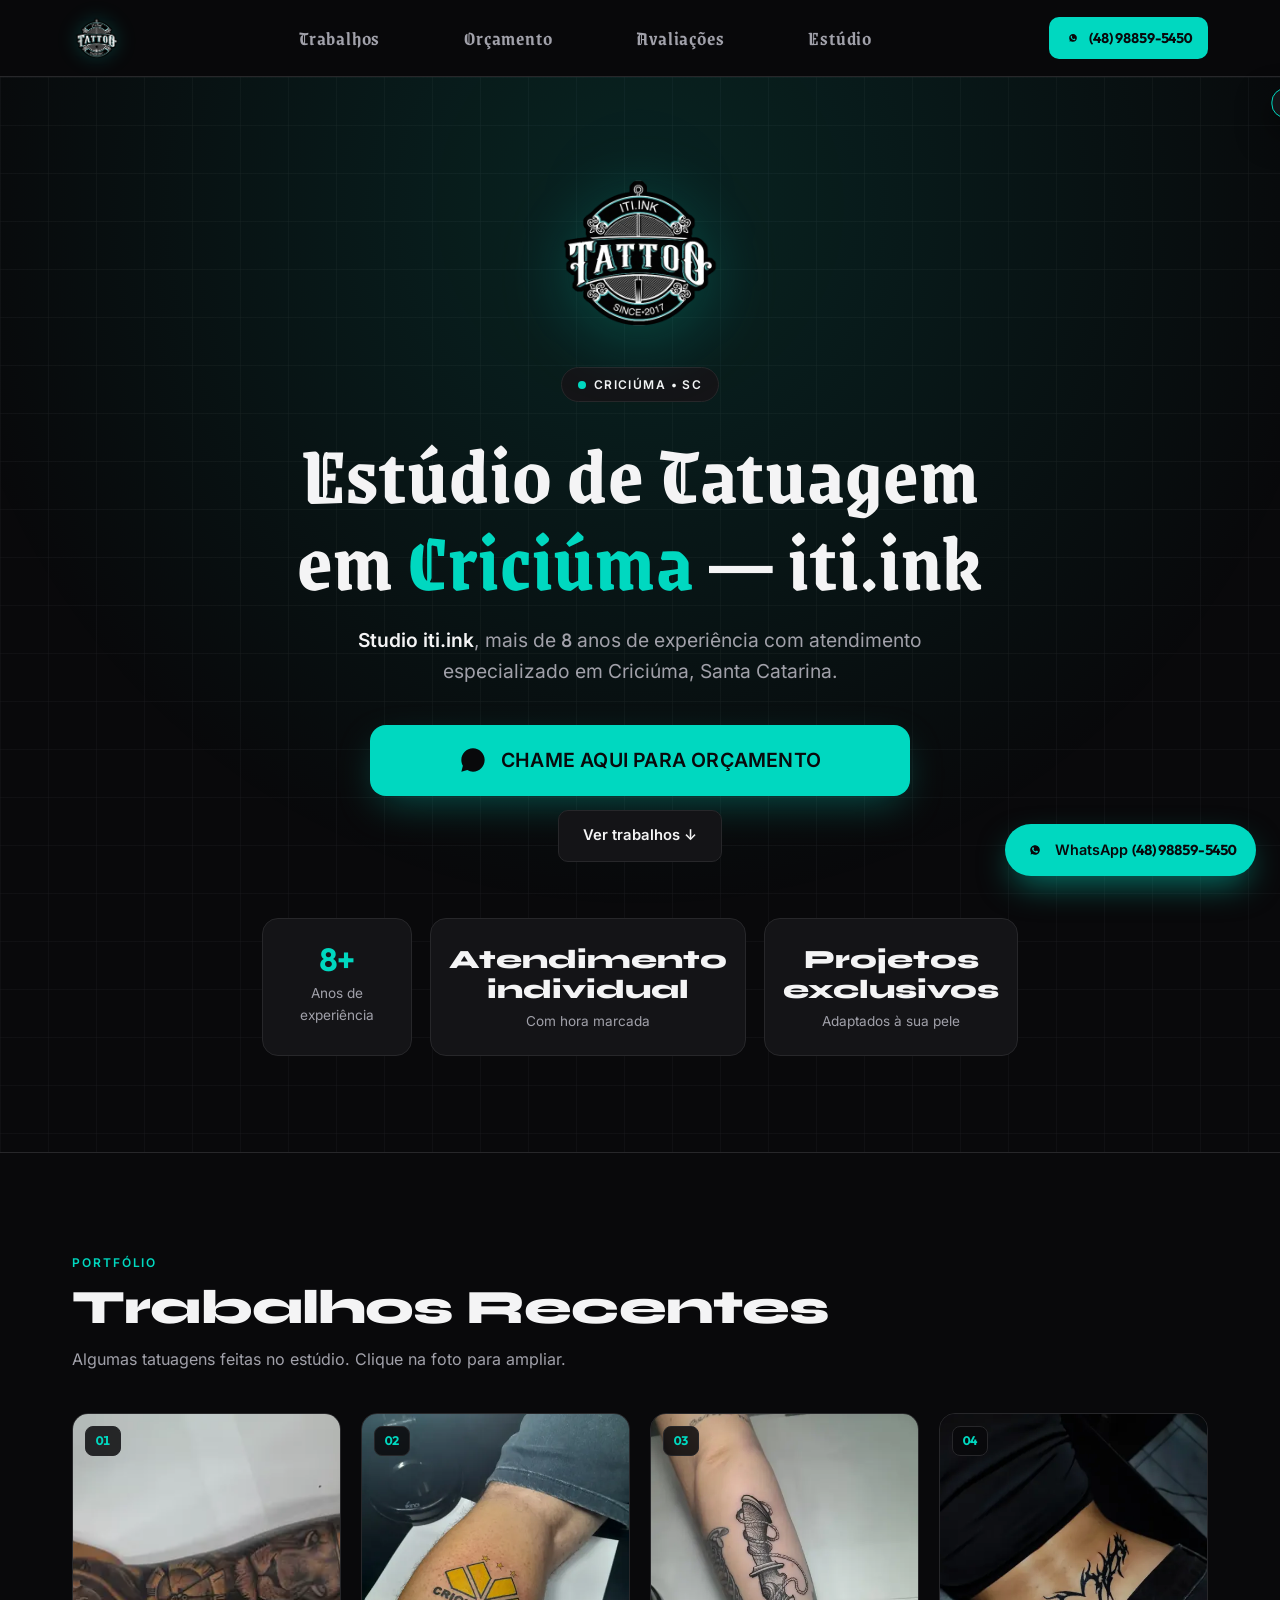
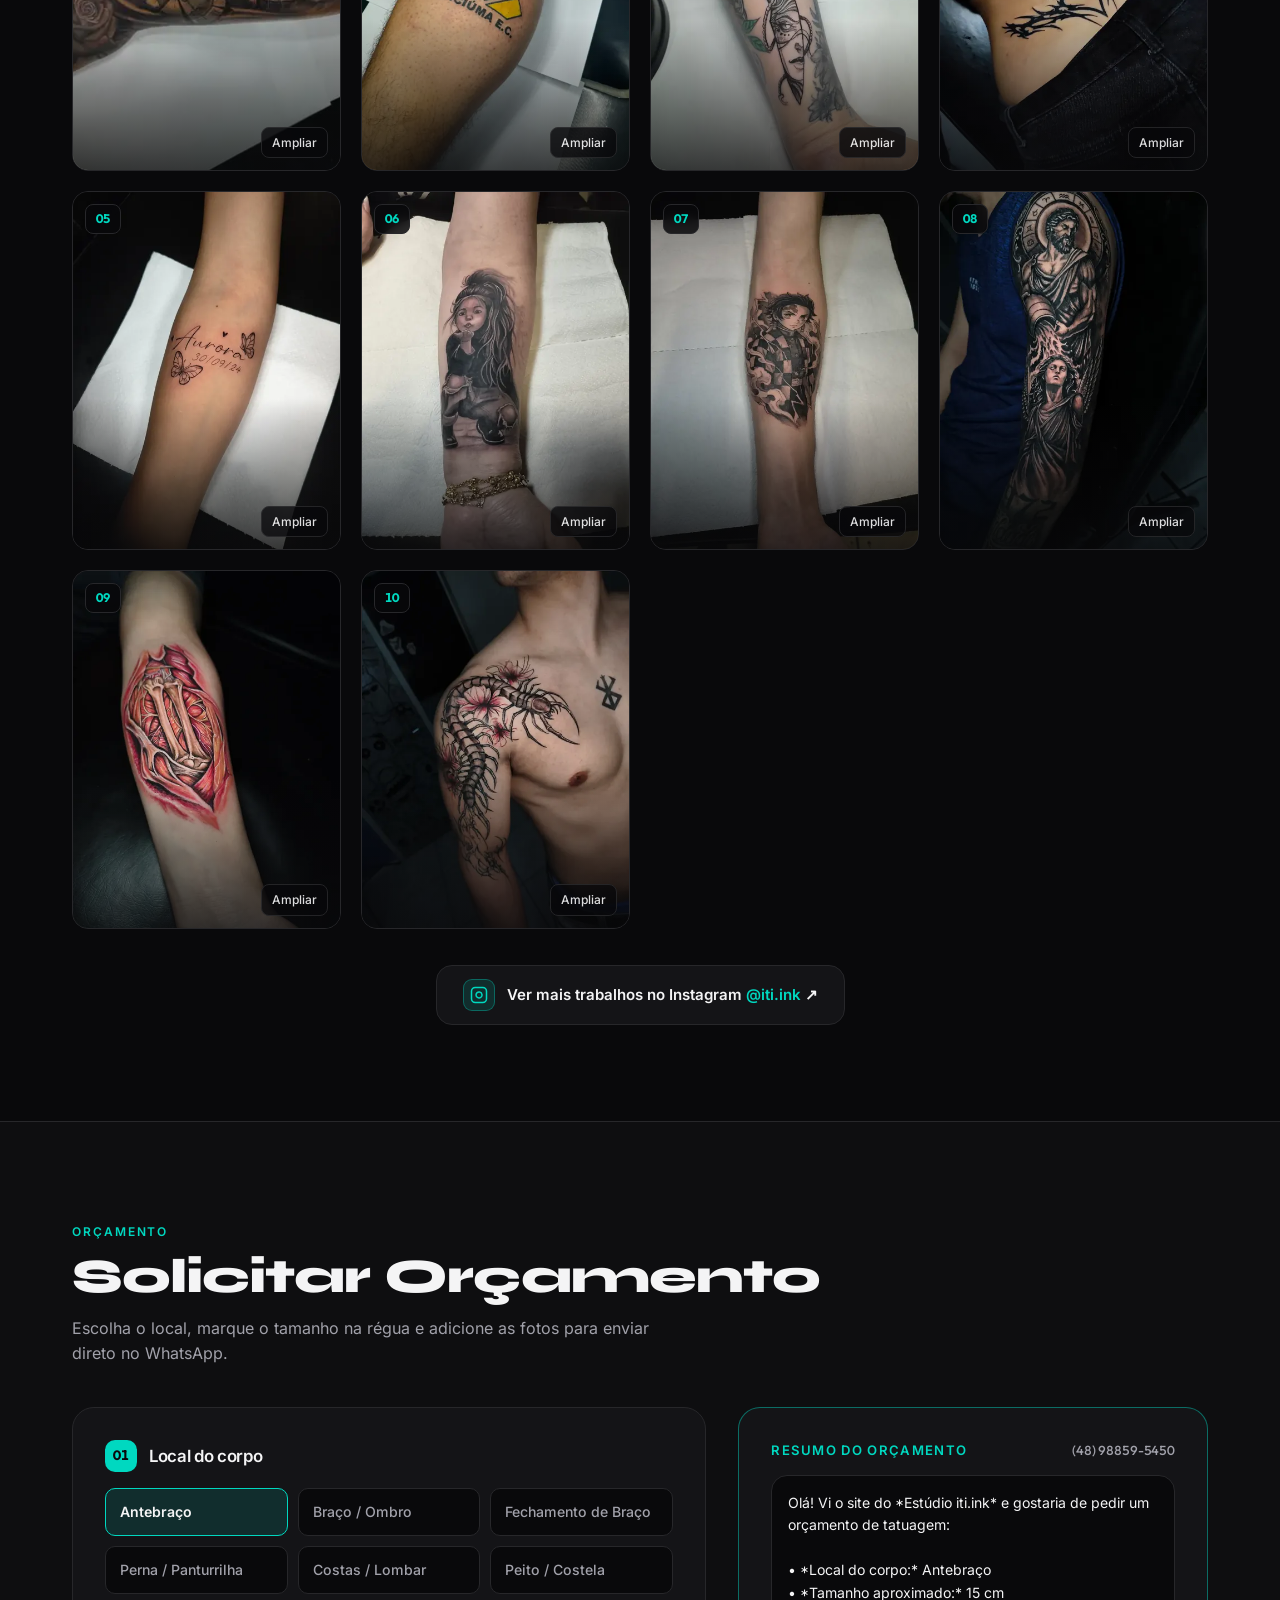
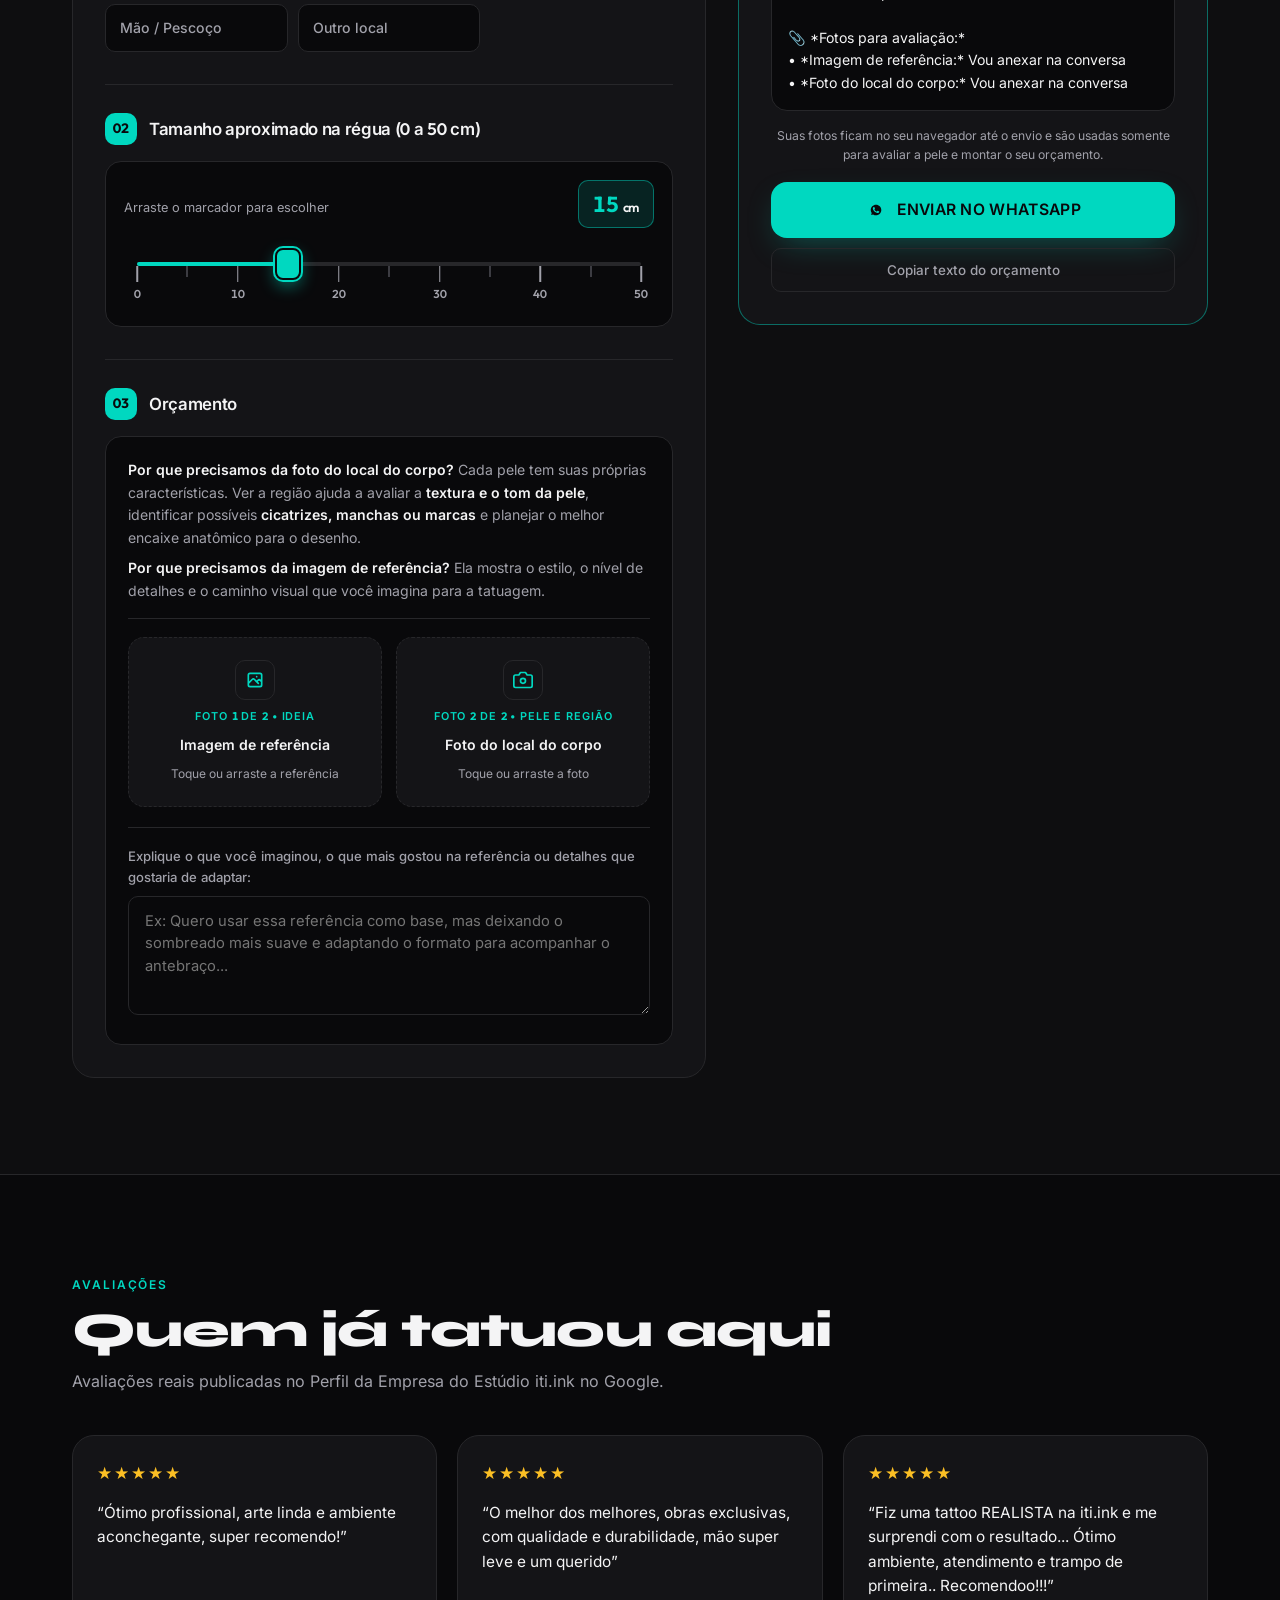
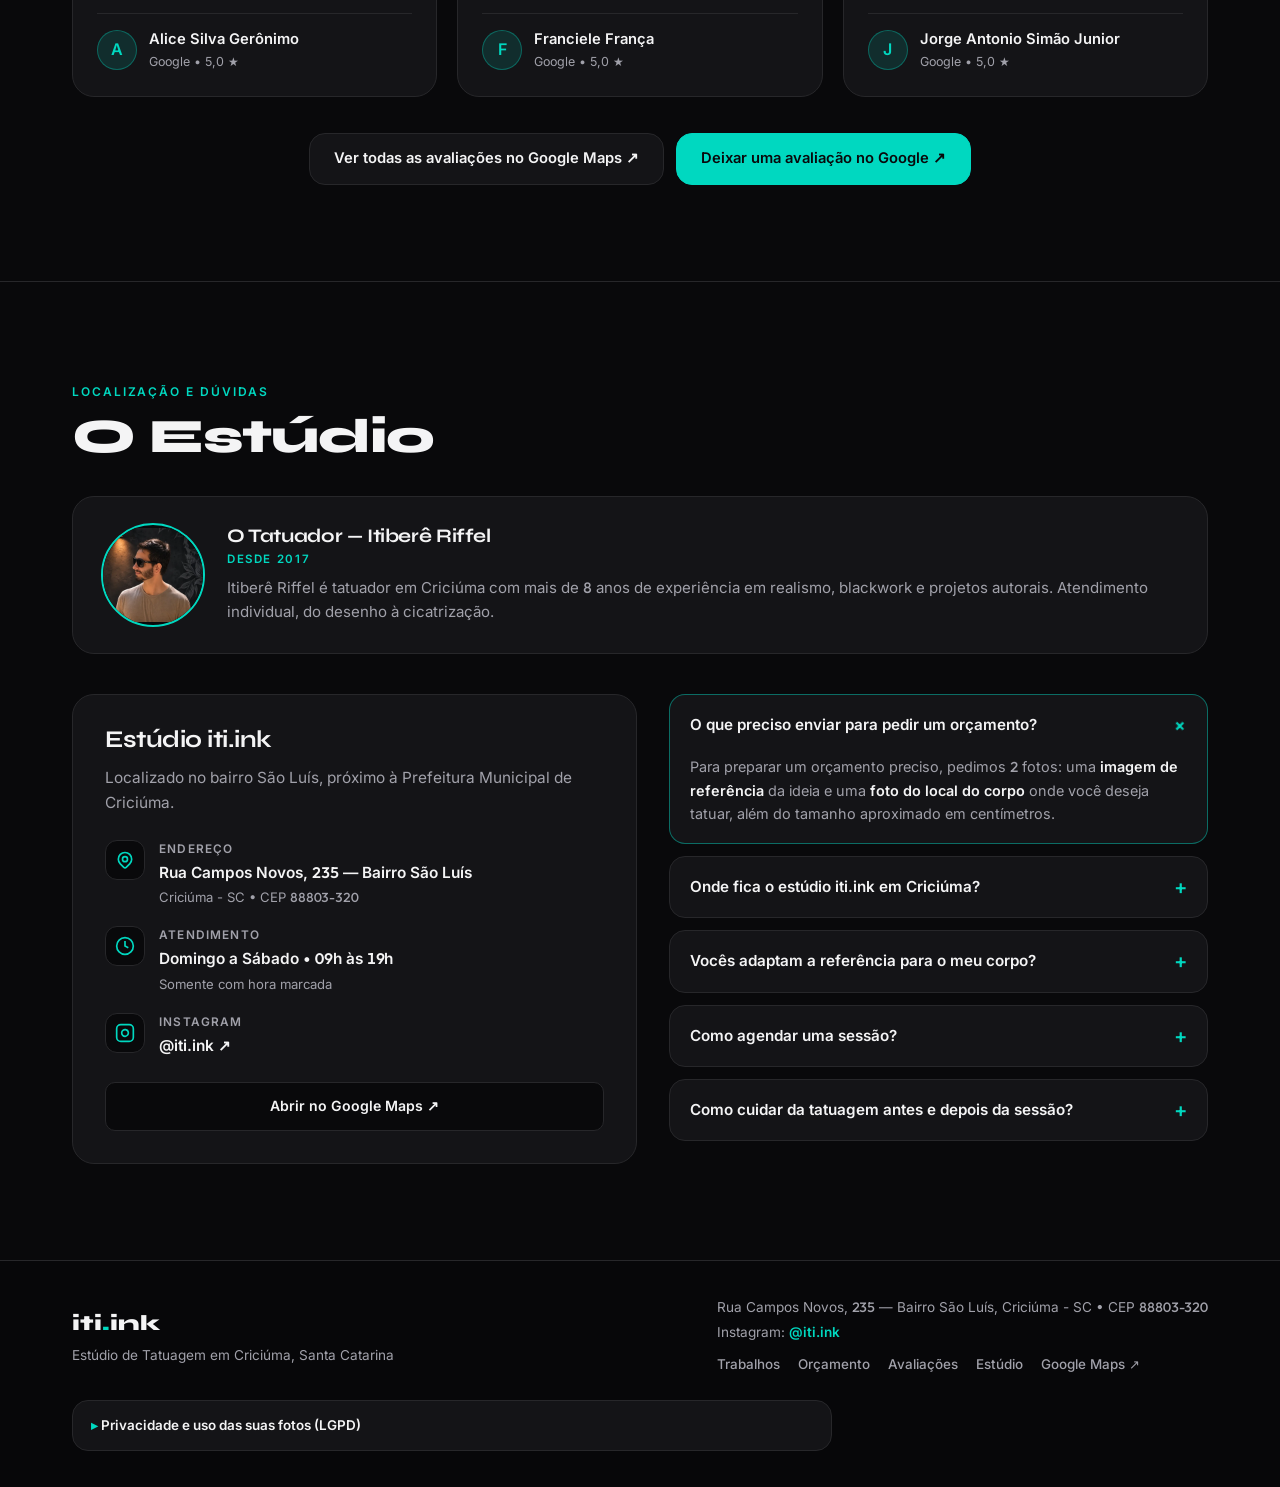
<file: index.html>
<!DOCTYPE html>
<html lang="pt-BR">
<head>
  <meta charset="UTF-8" />
  <meta name="viewport" content="width=device-width, initial-scale=1.0" />
  <meta http-equiv="X-UA-Compatible" content="IE=edge" />

  <!-- SEO Primário & Local (Criciúma - SC) -->
  <title>iti.ink Tattoo Studio | Estúdio de Tatuagem em Criciúma, Santa Catarina</title>
  <meta name="description" content="Studio iti.ink, mais de 8 anos de experiência com atendimento especializado em Criciúma, Santa Catarina. Rua Campos Novos, 235, Bairro São Luís. Orçamento pelo WhatsApp (48) 98859-5450." />
  <meta name="keywords" content="tatuagem criciúma, estúdio de tatuagem criciúma, tatuador criciúma, iti.ink, iti.ink tattoo studio, tatuagem bairro são luís criciúma" />
  <meta name="author" content="iti.ink Tattoo Studio" />
  <meta name="robots" content="index, follow, max-image-preview:large" />
  <meta name="theme-color" content="#09090B" />
  <link rel="canonical" href="https://itih182.github.io/iti-ink/" />

  <!-- LCP: fontes críticas -->
  <link rel="preload" href="fonts/syne-latin.woff2" as="font" type="font/woff2" crossorigin />
  <link rel="preload" href="fonts/inter-latin.woff2" as="font" type="font/woff2" crossorigin />

  <!-- LCP: logo do hero -->
  <link rel="preload" as="image" href="logo.webp" fetchpriority="high" type="image/webp" />

  <!-- Favicons -->
  <link rel="icon" type="image/png" href="logo.png" />
  <link rel="apple-touch-icon" href="logo.png" />

  <!-- Geo Tags para Ranqueamento Local -->
  <meta name="geo.region" content="BR-SC" />
  <meta name="geo.placename" content="Criciúma" />
  <meta name="geo.position" content="-28.6853;-49.3736" />
  <meta name="ICBM" content="-28.6853, -49.3736" />

  <!-- Open Graph / WhatsApp & Redes Sociais -->
  <meta property="og:type" content="website" />
  <meta property="og:locale" content="pt_BR" />
  <meta property="og:site_name" content="iti.ink Tattoo Studio" />
  <meta property="og:url" content="https://itih182.github.io/iti-ink/" />
  <meta property="og:title" content="Estúdio de Tatuagem em Criciúma | iti.ink Tattoo Studio" />
  <meta property="og:description" content="Studio iti.ink, mais de 8 anos de experiência com atendimento especializado em Criciúma, Santa Catarina. WhatsApp (48) 98859-5450." />
  <meta property="og:image" content="https://itih182.github.io/iti-ink/20230311_192858.jpg" />
  <meta property="og:image:alt" content="Tatuagem realista de leão coroado feita no Estúdio iti.ink em Criciúma SC" />
  <meta name="twitter:card" content="summary_large_image" />
  <meta name="twitter:title" content="Estúdio de Tatuagem em Criciúma | iti.ink Tattoo Studio" />
  <meta name="twitter:description" content="Studio iti.ink, mais de 8 anos de experiência em tatuagem autoral, realismo e blackwork em Criciúma, Santa Catarina." />
  <meta name="twitter:image" content="https://itih182.github.io/iti-ink/20230311_192858.jpg" />

  <!-- Google Analytics 4 -->
  <script>
    window.GA4_MEASUREMENT_ID = 'G-VHEQX37Z1E';
    window.dataLayer = window.dataLayer || [];
    function gtag() { window.dataLayer.push(arguments); }
    window.gtagReady = /^G-[A-Z0-9]{6,}$/.test(window.GA4_MEASUREMENT_ID) &&
      window.GA4_MEASUREMENT_ID.indexOf('XXXX') === -1;
    if (window.gtagReady) {
      gtag('js', new Date());
      gtag('config', window.GA4_MEASUREMENT_ID);
      (function () {
        var loaded = false;
        function loadTag() {
          if (loaded) return;
          loaded = true;
          var s = document.createElement('script');
          s.async = true;
          s.src = 'https://www.googletagmanager.com/gtag/js?id=' + window.GA4_MEASUREMENT_ID;
          document.head.appendChild(s);
        }
        // carrega na primeira interação ou 3s após o load: mantém a thread livre no LCP/TBT
        ['pointerdown', 'keydown', 'scroll'].forEach(function (ev) {
          window.addEventListener(ev, loadTag, { once: true, passive: true });
        });
        if (document.readyState === 'complete') setTimeout(loadTag, 3000);
        else window.addEventListener('load', function () { setTimeout(loadTag, 3000); }, { once: true });
      })();
    }
  </script>

  <!-- Dados Estruturados Schema.org (Google Local Business + TattooParlor + FAQPage) -->
  <script type="application/ld+json">
  {
    "@context": "https://schema.org",
    "@graph": [
      {
        "@type": ["TattooParlor", "LocalBusiness"],
        "@id": "https://iti.ink/#tattooparlor",
        "name": "iti.ink Tattoo Studio",
        "alternateName": "Studio iti.ink",
        "description": "Studio iti.ink, mais de 8 anos de experiência com atendimento especializado em Criciúma, Santa Catarina, próximo à Prefeitura Municipal de Criciúma e ao Parque das Nações.",
        "image": [
          "https://itih182.github.io/iti-ink/20230311_192858.jpg",
          "https://itih182.github.io/iti-ink/IMG_20260704_223608363_HDR.jpg",
          "https://itih182.github.io/iti-ink/IMG_20260508_180837116.jpg"
        ],
        "telephone": "+55-48-98859-5450",
        "priceRange": "$$",
        "currenciesAccepted": "BRL",
        "paymentAccepted": "Pix, Cartão de Crédito, Cartão de Débito, Dinheiro",
        "address": {
          "@type": "PostalAddress",
          "streetAddress": "Rua Campos Novos, 235",
          "addressLocality": "Criciúma",
          "addressRegion": "SC",
          "postalCode": "88803-320",
          "addressCountry": "BR"
        },
        "geo": {
          "@type": "GeoCoordinates",
          "latitude": -28.6853,
          "longitude": -49.3736
        },
        "areaServed": [
          { "@type": "City", "name": "Criciúma" },
          { "@type": "Place", "name": "São Luís" },
          { "@type": "Place", "name": "Santa Bárbara" },
          { "@type": "Place", "name": "Próspera" },
          { "@type": "City", "name": "Içara" }
        ],
        "sameAs": [
          "https://www.instagram.com/iti.ink/",
          "https://maps.google.com/maps?cid=1194380198543212435"
        ],
        "openingHoursSpecification": [
          {
            "@type": "OpeningHoursSpecification",
            "dayOfWeek": ["Sunday", "Monday", "Tuesday", "Wednesday", "Thursday", "Friday", "Saturday"],
            "opens": "09:00",
            "closes": "19:00",
            "description": "Atendimento com hora marcada"
          }
        ]
      },
      {
        "@type": "FAQPage",
        "mainEntity": [
          {
            "@type": "Question",
            "name": "O que preciso enviar para pedir um orçamento?",
            "acceptedAnswer": {
              "@type": "Answer",
              "text": "Para preparar um orçamento preciso, pedimos 2 fotos: uma imagem de referência da ideia e uma foto do local do corpo onde você deseja tatuar, além do tamanho aproximado em centímetros."
            }
          },
          {
            "@type": "Question",
            "name": "Onde fica o estúdio iti.ink em Criciúma?",
            "acceptedAnswer": {
              "@type": "Answer",
              "text": "Na Rua Campos Novos, 235 — Bairro São Luís, Criciúma - SC (CEP 88803-320). O atendimento é feito com hora marcada."
            }
          },
          {
            "@type": "Question",
            "name": "Vocês adaptam a referência para o meu corpo?",
            "acceptedAnswer": {
              "@type": "Answer",
              "text": "Sim. Com a referência e a foto do local do corpo, o desenho é ajustado no tamanho e no formato ideais para encaixar bem na pele."
            }
          },
          {
            "@type": "Question",
            "name": "Como agendar uma sessão?",
            "acceptedAnswer": {
              "@type": "Answer",
              "text": "Depois de alinhar a ideia e o orçamento pelo WhatsApp, escolhemos o melhor dia e horário para a sua sessão."
            }
          },
          {
            "@type": "Question",
            "name": "Como cuidar da tatuagem antes e depois da sessão?",
            "acceptedAnswer": {
              "@type": "Answer",
              "text": "Antes da sessão: durma bem, alimente-se, hidrate a pele e evite álcool e sol na região nos dias anteriores. Depois: lave com sabonete neutro, seque sem esfregar, aplique a pomada indicada, evite piscina, mar e sol por 15 dias e não arranque as casquinhas."
            }
          }
        ]
      }
    ]
  }
  </script>

  <!-- Google Fonts: Syne (Display), Inter (UI/Corpo), Outfit (Números), Grenze Gotisch (Menu) -->
  <!-- Fontes self-hosted (latin subset): sem terceiros, sem bloqueio de render -->
  <style>
@font-face{font-family:'Grenze Gotisch';font-style:normal;font-weight:600 700;font-display:swap;src:url('fonts/grenze-gotisch-latin.woff2') format('woff2');unicode-range:U+0000-00FF,U+0131,U+0152-0153,U+02BB-02BC,U+02C6,U+02DA,U+02DC,U+0304,U+0308,U+0329,U+2000-206F,U+20AC,U+2122,U+2191,U+2193,U+2212,U+2215,U+FEFF,U+FFFD;}@font-face{font-family:'Inter';font-style:normal;font-weight:400 600;font-display:swap;src:url('fonts/inter-latin.woff2') format('woff2');unicode-range:U+0000-00FF,U+0131,U+0152-0153,U+02BB-02BC,U+02C6,U+02DA,U+02DC,U+0304,U+0308,U+0329,U+2000-206F,U+20AC,U+2122,U+2191,U+2193,U+2212,U+2215,U+FEFF,U+FFFD;}@font-face{font-family:'Outfit';font-style:normal;font-weight:500 700;font-display:swap;src:url('fonts/outfit-latin.woff2') format('woff2');unicode-range:U+0000-00FF,U+0131,U+0152-0153,U+02BB-02BC,U+02C6,U+02DA,U+02DC,U+0304,U+0308,U+0329,U+2000-206F,U+20AC,U+2122,U+2191,U+2193,U+2212,U+2215,U+FEFF,U+FFFD;}@font-face{font-family:'Syne';font-style:normal;font-weight:700 800;font-display:swap;src:url('fonts/syne-latin.woff2') format('woff2');unicode-range:U+0000-00FF,U+0131,U+0152-0153,U+02BB-02BC,U+02C6,U+02DA,U+02DC,U+0304,U+0308,U+0329,U+2000-206F,U+20AC,U+2122,U+2191,U+2193,U+2212,U+2215,U+FEFF,U+FFFD;}
  </style>

  <!-- Define handleImgFallback antes do parsing do <body> para evitar ReferenceError no onerror das imagens -->
  <script>
    window.handleImgFallback = function (imgEl) {
      if (!imgEl) return;
      imgEl.onerror = null;
      imgEl.style.display = 'none';
      const fallback = imgEl.nextElementSibling;
      if (fallback && fallback.classList.contains('img-fallback-box')) {
        fallback.style.display = 'flex';
      }
    };
  </script>

  <!-- CSS Puro e Ultraleve (Zero Frameworks Externos) -->
  <style>
    :root {
      --bg: #09090B;
      --surface: #141417;
      --surface-elevated: #1B1B20;
      --border: #27272A;
      --text: #F4F4F5;
      --muted: #A1A1AA;
      --accent: #00D8C0;
      --accent-hover: #00F0D6;
      --accent-dim: rgba(0, 216, 192, 0.13);
      --accent-glow: rgba(0, 216, 192, 0.35);
      --radius-sm: 10px;
      --radius-md: 16px;
      --radius-lg: 22px;
      --container: 1200px;
    }

    *, *::before, *::after {
      box-sizing: border-box;
      margin: 0;
      padding: 0;
    }

    html {
      scroll-behavior: smooth;
      background-color: var(--bg);
      color: var(--text);
      font-family: 'Inter', -apple-system, BlinkMacSystemFont, sans-serif;
      -webkit-font-smoothing: antialiased;
    }

    body {
      background-color: var(--bg);
      color: var(--text);
      line-height: 1.6;
      overflow-x: hidden;
      padding-bottom: 76px;
    }

    @media (min-width: 768px) {
      body {
        padding-bottom: 0;
      }
    }

    /* =====================================================================
       FUNDO ANIMADO: Estrelas + Fumaça Lateral
       ===================================================================== */
    .site-bg-canvas {
      position: fixed;
      inset: 0;
      z-index: 0;
      pointer-events: none;
      overflow: hidden;
    }

    .starfield-canvas {
      position: absolute;
      inset: 0;
      width: 100%;
      height: 100%;
      display: block;
    }

    .smoke-column {
      position: absolute;
      top: 0;
      bottom: 0;
      width: 320px;
      max-width: 24vw;
      opacity: 0;
      pointer-events: none;
      /* Mask para forma orgânica - fade nas pontas */
      mask-image: linear-gradient(to bottom, transparent 0%, black 10%, black 90%, transparent 100%);
      -webkit-mask-image: linear-gradient(to bottom, transparent 0%, black 10%, black 90%, transparent 100%);
    }

    .smoke-column-left {
      left: -40px;
      transform-origin: left center;
      animation: smoke-drift-left 25s ease-in-out infinite alternate;
    }

    .smoke-column-right {
      right: -40px;
      transform-origin: right center;
      animation: smoke-drift-right 28s ease-in-out infinite alternate-reverse;
    }

    @keyframes smoke-drift-left {
      0%   { transform: translateX(0) scaleY(1) skewX(0deg); opacity: 0.45; }
      25%  { transform: translateX(30px) scaleY(1.05) skewX(-2deg); opacity: 0.55; }
      50%  { transform: translateX(-20px) scaleY(0.98) skewX(1deg); opacity: 0.40; }
      75%  { transform: translateX(15px) scaleY(1.02) skewX(-1deg); opacity: 0.50; }
      100% { transform: translateX(0) scaleY(1) skewX(0deg); opacity: 0.45; }
    }

    @keyframes smoke-drift-right {
      0%   { transform: translateX(0) scaleY(1) skewX(0deg); opacity: 0.45; }
      25%  { transform: translateX(-30px) scaleY(1.05) skewX(2deg); opacity: 0.55; }
      50%  { transform: translateX(20px) scaleY(0.98) skewX(-1deg); opacity: 0.40; }
      75%  { transform: translateX(-15px) scaleY(1.02) skewX(1deg); opacity: 0.50; }
      100% { transform: translateX(0) scaleY(1) skewX(0deg); opacity: 0.45; }
    }

    .smoke-column svg {
      width: 100%;
      height: 100%;
      display: block;
    }

    @media (max-width: 767px) {
      .smoke-column {
        width: 180px;
        max-width: 30vw;
      }
    }

    @media (prefers-reduced-motion: reduce) {
      .starfield-canvas {
        display: none;
      }
      .smoke-column {
        animation: none !important;
        opacity: 0.20;
      }
    }

    /* Tipografia de Display & Números */
    h1, h2, h3, .font-display {
      font-family: 'Syne', 'Outfit', sans-serif;
      line-height: 1.1;
      letter-spacing: -0.02em;
    }

    .num {
      font-family: 'Outfit', sans-serif !important;
      font-variant-numeric: tabular-nums lining-nums;
      letter-spacing: -0.01em;
    }

    a {
      color: inherit;
      text-decoration: none;
    }

    button, input, textarea {
      font-family: inherit;
    }

    .container {
      width: 100%;
      max-width: var(--container);
      margin-inline: auto;
      padding-inline: 20px;
    }

    @media (min-width: 768px) {
      .container {
        padding-inline: 32px;
      }
    }

    /* =====================================================================
       HEADER STICKY
       ===================================================================== */
    .site-header {
      position: sticky;
      top: 0;
      z-index: 40;
      background: rgba(9, 9, 11, 0.88);
      backdrop-filter: blur(14px);
      -webkit-backdrop-filter: blur(14px);
      border-bottom: 1px solid var(--border);
    }

    .header-inner {
      height: 76px;
      display: flex;
      align-items: center;
      justify-content: space-between;
      gap: 16px;
    }

    .brand {
      display: inline-flex;
      align-items: center;
      gap: 12px;
    }

    .brand-logo-img {
      height: 50px;
      width: 50px;
      object-fit: contain;
      display: block;
      filter: drop-shadow(0 0 10px rgba(0, 216, 192, 0.22));
    }

    .brand-fallback {
      display: none;
      align-items: center;
      gap: 10px;
      font-family: 'Syne', sans-serif;
      font-weight: 800;
      font-size: 1.55rem;
      letter-spacing: -0.03em;
      color: var(--text);
    }

    .brand-fallback-dot {
      width: 10px;
      height: 10px;
      border-radius: 50%;
      background: var(--accent);
      box-shadow: 0 0 12px var(--accent);
    }

    .nav-links {
      display: none;
      align-items: center;
      gap: 56px;
      font-family: 'Grenze Gotisch', serif;
      font-size: 1.25rem;
      font-weight: 600;
      letter-spacing: 0.04em;
      color: var(--muted);
    }

    .nav-links a {
      padding: 8px 6px;
      transition: color 0.2s ease, transform 0.2s ease;
    }

    .nav-links a:hover {
      color: var(--accent);
      transform: translateY(-1px);
    }

    @media (min-width: 768px) {
      .nav-links {
        display: flex;
      }
    }

    @media (min-width: 1024px) {
      .nav-links {
        gap: 72px;
      }
    }

    .header-wa-btn {
      display: inline-flex;
      align-items: center;
      gap: 8px;
      padding: 10px 16px;
      border-radius: var(--radius-sm);
      background: var(--accent);
      color: #09090B;
      font-weight: 700;
      font-size: 0.875rem;
      transition: background 0.2s ease, transform 0.2s ease;
    }

    .header-wa-btn:hover {
      background: var(--accent-hover);
      transform: translateY(-1px);
    }

    /* =====================================================================
       HERO SECTION
       ===================================================================== */
    .hero {
      position: relative;
      padding: 56px 0 72px;
      border-bottom: 1px solid var(--border);
      background-image:
        radial-gradient(circle at 50% 12%, rgba(0, 216, 192, 0.13) 0%, rgba(9, 9, 11, 0) 62%),
        linear-gradient(to right, rgba(39, 39, 42, 0.26) 1px, transparent 1px),
        linear-gradient(to bottom, rgba(39, 39, 42, 0.26) 1px, transparent 1px);
      background-size: 100% 100%, 48px 48px, 48px 48px;
    }

    @media (min-width: 768px) {
      .hero {
        padding: 84px 0 96px;
      }
    }

    .hero-content {
      max-width: 820px;
      margin-inline: auto;
      text-align: center;
    }

    .hero-logo-wrap {
      display: flex;
      justify-content: center;
      margin-bottom: 22px;
    }

    .hero-logo-img {
      width: 152px;
      height: 152px;
      object-fit: contain;
      display: block;
      filter: drop-shadow(0 14px 34px rgba(0, 216, 192, 0.22));
      transition: transform 0.3s ease;
    }

    .hero-logo-img:hover {
      transform: scale(1.03);
    }

    @media (min-width: 768px) {
      .hero-logo-img {
        width: 184px;
        height: 184px;
      }
    }

    .location-pill {
      display: inline-flex;
      align-items: center;
      gap: 8px;
      padding: 7px 16px;
      border-radius: 999px;
      background: var(--surface);
      border: 1px solid var(--border);
      font-size: 0.75rem;
      font-weight: 600;
      letter-spacing: 0.12em;
      text-transform: uppercase;
      color: var(--text);
      margin-bottom: 28px;
    }

    .location-pill::before {
      content: "";
      width: 8px;
      height: 8px;
      border-radius: 50%;
      background: var(--accent);
    }

    .hero h1 {
      font-family: 'Grenze Gotisch', serif;
      font-size: clamp(2.85rem, 7.5vw, 5.2rem);
      font-weight: 700;
      letter-spacing: 0.01em;
      line-height: 1.04;
      color: var(--text);
    }

    .hero h1 span {
      color: var(--accent);
    }

    .hero-sub {
      margin-top: 22px;
      font-size: clamp(1rem, 2.2vw, 1.2rem);
      color: var(--muted);
      max-width: 640px;
      margin-inline: auto;
    }

    .hero-sub strong {
      color: var(--text);
      font-weight: 600;
    }

    .hero-actions {
      margin-top: 38px;
      display: flex;
      flex-direction: column;
      align-items: center;
      gap: 14px;
    }

    .btn-wa-giant {
      width: 100%;
      max-width: 540px;
      display: inline-flex;
      align-items: center;
      justify-content: center;
      gap: 14px;
      padding: 20px 28px;
      border-radius: var(--radius-md);
      background: var(--accent);
      color: #09090B;
      font-weight: 800;
      font-size: clamp(1rem, 2.5vw, 1.22rem);
      letter-spacing: 0.01em;
      box-shadow: 0 14px 40px -10px var(--accent-glow);
      transition: background 0.2s ease, transform 0.2s ease, box-shadow 0.2s ease;
    }

    .btn-wa-giant:hover {
      background: var(--accent-hover);
      transform: translateY(-2px);
      box-shadow: 0 18px 46px -8px rgba(0, 240, 214, 0.5);
    }

    .btn-secondary {
      display: inline-flex;
      align-items: center;
      justify-content: center;
      gap: 8px;
      padding: 13px 24px;
      border-radius: var(--radius-sm);
      background: var(--surface);
      border: 1px solid var(--border);
      color: var(--text);
      font-size: 0.925rem;
      font-weight: 600;
      transition: border-color 0.2s ease, background 0.2s ease;
    }

    .btn-secondary:hover {
      border-color: var(--accent);
      background: var(--surface-elevated);
    }

    .trust-strip {
      margin-top: 56px;
      display: grid;
      grid-template-columns: 1fr;
      gap: 14px;
    }

    @media (min-width: 640px) {
      .trust-strip {
        grid-template-columns: repeat(3, 1fr);
        gap: 18px;
      }
    }

    .trust-card {
      background: var(--surface);
      border: 1px solid var(--border);
      border-radius: var(--radius-md);
      padding: 22px 18px;
      text-align: center;
    }

    .trust-value {
      display: block;
      font-size: 2rem;
      font-weight: 700;
      color: var(--accent);
      line-height: 1.15;
    }

    .trust-value.place {
      font-family: 'Syne', sans-serif;
      font-weight: 800;
      font-size: 1.65rem;
      color: var(--text);
      padding-top: 4px;
    }

    .trust-label {
      display: block;
      margin-top: 6px;
      font-size: 0.85rem;
      color: var(--muted);
    }

    /* =====================================================================
       SECTION HEADERS
       ===================================================================== */
    .section {
      padding: 72px 0;
      border-bottom: 1px solid var(--border);
    }

    @media (min-width: 768px) {
      .section {
        padding: 96px 0;
      }
    }

    .section-eyebrow {
      display: inline-block;
      font-size: 0.75rem;
      font-weight: 700;
      text-transform: uppercase;
      letter-spacing: 0.16em;
      color: var(--accent);
      margin-bottom: 10px;
    }

    .section-title {
      font-size: clamp(1.9rem, 4.2vw, 3rem);
      font-weight: 800;
      color: var(--text);
    }

    .section-desc {
      margin-top: 12px;
      color: var(--muted);
      font-size: 1rem;
      max-width: 620px;
    }

    /* =====================================================================
       PORTFÓLIO (10 FOTOS REAIS — SEM FILTROS OU RÓTULOS)
       ===================================================================== */
    .gallery-grid {
      margin-top: 40px;
      display: grid;
      grid-template-columns: repeat(2, minmax(0, 1fr));
      gap: 14px;
    }

    @media (min-width: 768px) {
      .gallery-grid {
        grid-template-columns: repeat(3, minmax(0, 1fr));
        gap: 20px;
      }
    }

    @media (min-width: 1100px) {
      .gallery-grid {
        grid-template-columns: repeat(4, minmax(0, 1fr));
      }
    }

    .tattoo-card {
      position: relative;
      display: block;
      width: 100%;
      aspect-ratio: 3 / 4;
      padding: 0;
      appearance: none;
      font: inherit;
      color: inherit;
      text-align: inherit;
      border-radius: var(--radius-md);
      overflow: hidden;
      background: var(--surface);
      border: 1px solid var(--border);
      cursor: pointer;
      transition: border-color 0.25s ease, transform 0.25s ease;
    }

    .tattoo-card:hover {
      border-color: var(--accent);
      transform: translateY(-3px);
    }

    .tattoo-card img {
      width: 100%;
      height: 100%;
      object-fit: cover;
      display: block;
      transition: transform 0.45s ease;
    }

    .tattoo-card:hover img {
      transform: scale(1.04);
    }

    .tattoo-card::after {
      content: "";
      position: absolute;
      inset: 0;
      background: linear-gradient(to top, rgba(9, 9, 11, 0.72) 0%, transparent 42%);
      pointer-events: none;
    }

    .tattoo-index {
      position: absolute;
      top: 12px;
      left: 12px;
      z-index: 2;
      padding: 4px 10px;
      border-radius: 8px;
      background: rgba(9, 9, 11, 0.84);
      backdrop-filter: blur(6px);
      border: 1px solid var(--border);
      color: var(--accent);
      font-size: 0.78rem;
      font-weight: 700;
    }

    .tattoo-zoom-hint {
      position: absolute;
      bottom: 12px;
      right: 12px;
      z-index: 2;
      padding: 5px 10px;
      border-radius: 8px;
      background: rgba(9, 9, 11, 0.85);
      border: 1px solid var(--border);
      color: var(--text);
      font-size: 0.75rem;
      font-weight: 500;
      opacity: 0.9;
    }

    .gallery-cta-wrap {
      margin-top: 36px;
      display: flex;
      justify-content: center;
    }

    .btn-instagram-more {
      display: inline-flex;
      align-items: center;
      justify-content: center;
      gap: 12px;
      min-height: 52px;
      padding: 13px 26px;
      border-radius: var(--radius-md);
      background: var(--surface);
      border: 1px solid var(--border);
      color: var(--text);
      font-size: 0.94rem;
      font-weight: 600;
      transition: border-color 0.22s ease, background 0.22s ease, transform 0.22s ease, box-shadow 0.22s ease;
    }

    .btn-instagram-more:hover {
      border-color: var(--accent);
      background: var(--surface-elevated);
      transform: translateY(-2px);
      box-shadow: 0 12px 28px -10px var(--accent-glow);
    }

    .btn-instagram-icon {
      width: 32px;
      height: 32px;
      border-radius: 9px;
      background: var(--accent-dim);
      border: 1px solid rgba(0, 216, 192, 0.35);
      color: var(--accent);
      display: inline-flex;
      align-items: center;
      justify-content: center;
      flex-shrink: 0;
    }

    .img-fallback-box {
      display: none;
      width: 100%;
      height: 100%;
      padding: 48px 16px 20px;
      flex-direction: column;
      align-items: center;
      justify-content: center;
      text-align: center;
      background: var(--surface);
      color: var(--muted);
      font-size: 0.8rem;
    }

    .img-fallback-box code {
      margin-top: 8px;
      padding: 3px 8px;
      border-radius: 6px;
      background: var(--bg);
      border: 1px solid var(--border);
      color: var(--accent);
      font-size: 0.72rem;
      word-break: break-all;
    }

    /* =====================================================================
       ORÇAMENTO EM 3 PASSOS (LOCAL + TAMANHO + IMAGEM DE REFERÊNCIA)
       ===================================================================== */
    .quote-section {
      background: rgba(20, 20, 23, 0.45);
    }

    .quote-layout {
      margin-top: 40px;
      display: grid;
      grid-template-columns: 1fr;
      gap: 24px;
      align-items: start;
    }

    @media (min-width: 960px) {
      .quote-layout {
        grid-template-columns: 1.35fr 1fr;
        gap: 32px;
      }
    }

    .quote-steps-card,
    .quote-preview-card {
      background: var(--surface);
      border: 1px solid var(--border);
      border-radius: var(--radius-lg);
      padding: 24px;
    }

    @media (min-width: 640px) {
      .quote-steps-card,
      .quote-preview-card {
        padding: 32px;
      }
    }

    .quote-preview-card {
      border-color: rgba(0, 216, 192, 0.45);
      position: sticky;
      top: 96px;
    }

    .step-block + .step-block {
      margin-top: 32px;
      padding-top: 28px;
      border-top: 1px solid var(--border);
    }

    .step-header {
      display: flex;
      align-items: center;
      gap: 12px;
      margin-bottom: 16px;
    }

    .step-badge {
      width: 32px;
      height: 32px;
      border-radius: 10px;
      background: var(--accent);
      color: #09090B;
      font-weight: 700;
      font-size: 0.85rem;
      display: inline-flex;
      align-items: center;
      justify-content: center;
      flex-shrink: 0;
    }

    .step-title {
      font-family: 'Inter', sans-serif;
      font-size: 1.05rem;
      font-weight: 600;
      color: var(--text);
    }

    .pill-grid {
      display: grid;
      grid-template-columns: repeat(2, minmax(0, 1fr));
      gap: 10px;
    }

    @media (min-width: 640px) {
      .pill-grid.cols-3 {
        grid-template-columns: repeat(3, minmax(0, 1fr));
      }
    }

    .option-pill {
      min-height: 48px;
      padding: 12px 14px;
      border-radius: var(--radius-sm);
      background: var(--bg);
      border: 1px solid var(--border);
      color: var(--muted);
      font-size: 0.88rem;
      font-weight: 500;
      text-align: left;
      cursor: pointer;
      transition: border-color 0.2s ease, background 0.2s ease, color 0.2s ease;
    }

    .option-pill:hover {
      border-color: #52525B;
      color: var(--text);
    }

    .option-pill.active {
      background: var(--accent-dim);
      border-color: var(--accent);
      color: var(--text);
      font-weight: 600;
    }

    .field-label {
      display: block;
      margin-top: 18px;
      margin-bottom: 8px;
      font-size: 0.82rem;
      font-weight: 500;
      color: var(--muted);
    }

    .text-input {
      width: 100%;
      padding: 13px 16px;
      border-radius: var(--radius-sm);
      background: var(--bg);
      border: 1px solid var(--border);
      color: var(--text);
      font-size: 0.92rem;
      transition: border-color 0.2s ease;
    }

    .text-input:focus {
      outline: none;
      border-color: var(--accent);
    }

    textarea.text-input {
      min-height: 116px;
      resize: vertical;
      line-height: 1.55;
    }

    /* Bloco Retangular de Fotos e Avaliação da Pele */
    .photo-eval-box {
      background: var(--bg);
      border: 1px solid var(--border);
      border-radius: var(--radius-md);
      padding: 20px;
    }

    @media (min-width: 640px) {
      .photo-eval-box {
        padding: 22px;
      }
    }

    .photo-eval-intro {
      margin-bottom: 18px;
      padding-bottom: 16px;
      border-bottom: 1px solid var(--border);
      font-size: 0.88rem;
      line-height: 1.6;
      color: var(--muted);
    }

    .photo-eval-intro p + p {
      margin-top: 8px;
    }

    .photo-eval-intro strong {
      color: var(--text);
      font-weight: 600;
    }

    /* Régua Interativa 0 a 50 cm */
    .ruler-card {
      background: var(--bg);
      border: 1px solid var(--border);
      border-radius: var(--radius-md);
      padding: 18px 18px 20px;
    }

    .ruler-readout-row {
      display: flex;
      align-items: baseline;
      justify-content: space-between;
      gap: 12px;
      margin-bottom: 16px;
    }

    .ruler-hint {
      font-size: 0.8rem;
      color: var(--muted);
    }

    .ruler-value-badge {
      display: inline-flex;
      align-items: baseline;
      gap: 4px;
      padding: 6px 14px;
      border-radius: 10px;
      background: var(--accent-dim);
      border: 1px solid rgba(0, 216, 192, 0.45);
      color: var(--accent);
      font-size: 1.35rem;
      font-weight: 700;
    }

    .ruler-value-badge small {
      font-size: 0.82rem;
      font-weight: 600;
      color: var(--text);
    }

    .ruler-track-wrap {
      position: relative;
      height: 62px;
      user-select: none;
      touch-action: pan-y;
    }

    .ruler-base-line {
      position: absolute;
      left: 13px;
      right: 13px;
      top: 18px;
      height: 4px;
      border-radius: 999px;
      background: var(--border);
    }

    .ruler-active-fill {
      position: absolute;
      left: 13px;
      top: 18px;
      height: 4px;
      border-radius: 999px;
      background: var(--accent);
      width: 30%;
      pointer-events: none;
    }

    .ruler-ticks {
      position: absolute;
      inset: 22px 0 0 0;
      pointer-events: none;
    }

    .ruler-tick {
      position: absolute;
      top: 0;
      width: 1px;
      background: #3F3F46;
      transform: translateX(-50%);
    }

    .ruler-tick.med {
      height: 11px;
      background: #71717A;
    }

    .ruler-tick.major {
      height: 16px;
      width: 1.5px;
      background: #A1A1AA;
    }

    .ruler-tick-label {
      position: absolute;
      top: 19px;
      transform: translateX(-50%);
      font-size: 0.72rem;
      font-weight: 600;
      color: var(--muted);
    }

    .ruler-slider {
      position: absolute;
      left: 0;
      top: 2px;
      width: 100%;
      height: 36px;
      margin: 0;
      background: transparent;
      -webkit-appearance: none;
      appearance: none;
      cursor: grab;
      z-index: 3;
    }

    .ruler-slider:active {
      cursor: grabbing;
    }

    .ruler-slider::-webkit-slider-runnable-track {
      height: 36px;
      background: transparent;
    }

    .ruler-slider::-webkit-slider-thumb {
      -webkit-appearance: none;
      appearance: none;
      width: 26px;
      height: 32px;
      margin-top: 2px;
      border-radius: 8px;
      background: var(--accent);
      border: 2px solid #09090B;
      box-shadow: 0 0 0 2px var(--accent), 0 6px 16px rgba(0, 216, 192, 0.45);
      transition: transform 0.12s ease, background 0.15s ease;
    }

    .ruler-slider::-webkit-slider-thumb:hover {
      background: var(--accent-hover);
      transform: scale(1.06);
    }

    .ruler-slider::-moz-range-track {
      height: 36px;
      background: transparent;
    }

    .ruler-slider::-moz-range-thumb {
      width: 26px;
      height: 32px;
      border-radius: 8px;
      background: var(--accent);
      border: 2px solid #09090B;
      box-shadow: 0 0 0 2px var(--accent), 0 6px 16px rgba(0, 216, 192, 0.45);
      transition: transform 0.12s ease, background 0.15s ease;
    }

    /* Grade Dupla de Uploads (Referência + Local do Corpo) */
    .dual-upload-grid {
      display: grid;
      grid-template-columns: 1fr;
      gap: 14px;
    }

    @media (min-width: 640px) {
      .dual-upload-grid {
        grid-template-columns: 1fr 1fr;
      }
    }

    /* Dropzone de Fotos */
    .ref-dropzone {
      border: 1.5px dashed var(--border);
      border-radius: var(--radius-md);
      background: var(--surface);
      padding: 16px;
      display: flex;
      flex-direction: column;
      justify-content: center;
      min-height: 158px;
      transition: border-color 0.2s ease, background 0.2s ease;
    }

    .ref-dropzone:hover,
    .ref-dropzone.dragover {
      border-color: var(--accent);
      background: rgba(0, 216, 192, 0.05);
    }

    .ref-dropzone.has-file {
      border-style: solid;
      border-color: rgba(0, 216, 192, 0.55);
    }

    .ref-upload-label {
      display: flex;
      flex-direction: column;
      align-items: center;
      justify-content: center;
      text-align: center;
      gap: 8px;
      padding: 6px;
      cursor: pointer;
    }

    .ref-icon-box {
      width: 40px;
      height: 40px;
      border-radius: 10px;
      background: var(--surface);
      border: 1px solid var(--border);
      color: var(--accent);
      display: flex;
      align-items: center;
      justify-content: center;
    }

    .ref-upload-tag {
      font-size: 0.68rem;
      font-weight: 700;
      text-transform: uppercase;
      letter-spacing: 0.08em;
      color: var(--accent);
    }

    .ref-upload-title {
      font-size: 0.88rem;
      font-weight: 600;
      color: var(--text);
    }

    .ref-upload-sub {
      font-size: 0.75rem;
      color: var(--muted);
    }

    .ref-preview-box {
      display: none;
      flex-direction: column;
      gap: 12px;
    }

    .ref-preview-box.visible {
      display: flex;
    }

    .ref-preview-info {
      display: flex;
      align-items: center;
      gap: 12px;
      min-width: 0;
    }

    .ref-thumb {
      width: 60px;
      height: 60px;
      border-radius: 10px;
      object-fit: cover;
      border: 1px solid var(--accent);
      flex-shrink: 0;
    }

    .ref-name {
      font-size: 0.82rem;
      font-weight: 600;
      color: var(--text);
      white-space: nowrap;
      overflow: hidden;
      text-overflow: ellipsis;
    }

    .ref-badge {
      display: inline-block;
      font-size: 0.7rem;
      font-weight: 600;
      color: var(--accent);
      margin-bottom: 2px;
    }

    .btn-remove-ref {
      align-self: flex-start;
      padding: 6px 12px;
      border-radius: 8px;
      background: var(--surface);
      border: 1px solid var(--border);
      color: var(--muted);
      font-size: 0.75rem;
      font-weight: 600;
      cursor: pointer;
    }

    .btn-remove-ref:hover {
      border-color: #F43F5E;
      color: #FDA4AF;
    }

    .clip-quick-actions {
      display: flex;
      flex-wrap: wrap;
      gap: 8px;
      margin-top: 10px;
    }

    .btn-clip-mini {
      padding: 6px 10px;
      border-radius: 8px;
      background: var(--bg);
      border: 1px solid rgba(0, 216, 192, 0.45);
      color: var(--text);
      font-size: 0.74rem;
      font-weight: 600;
      cursor: pointer;
    }

    .btn-clip-mini:hover {
      border-color: var(--accent);
      color: var(--accent);
    }

    /* Prévia e Botão Principal de Envio no Orçamento */
    .preview-top {
      display: flex;
      align-items: center;
      justify-content: space-between;
      gap: 12px;
      margin-bottom: 14px;
      font-size: 0.82rem;
    }

    .preview-tag {
      font-weight: 700;
      text-transform: uppercase;
      letter-spacing: 0.1em;
      color: var(--accent);
    }

    .message-box {
      padding: 16px;
      border-radius: var(--radius-md);
      background: var(--bg);
      border: 1px solid var(--border);
      color: var(--text);
      font-size: 0.88rem;
      line-height: 1.6;
      white-space: pre-line;
    }

    .clipboard-banner {
      display: none;
      margin-top: 14px;
      padding: 12px 14px;
      border-radius: var(--radius-sm);
      background: rgba(0, 216, 192, 0.08);
      border: 1px solid rgba(0, 216, 192, 0.35);
      font-size: 0.8rem;
      color: var(--muted);
      line-height: 1.5;
    }

    .clipboard-banner.visible {
      display: block;
    }

    .clipboard-banner strong {
      color: var(--accent);
    }

    .btn-submit-wa {
      margin-top: 18px;
      width: 100%;
      min-height: 56px;
      padding: 14px 22px;
      border: none;
      border-radius: var(--radius-md);
      background: var(--accent);
      color: #09090B;
      font-weight: 800;
      font-size: 0.98rem;
      letter-spacing: 0.02em;
      display: inline-flex;
      align-items: center;
      justify-content: center;
      gap: 10px;
      cursor: pointer;
      box-shadow: 0 12px 32px -10px var(--accent-glow);
      transition: background 0.2s ease, transform 0.2s ease;
    }

    .btn-submit-wa:hover {
      background: var(--accent-hover);
      transform: translateY(-1px);
    }

    .btn-copy-text {
      margin-top: 10px;
      width: 100%;
      min-height: 44px;
      padding: 10px 16px;
      border-radius: var(--radius-sm);
      background: transparent;
      border: 1px solid var(--border);
      color: var(--muted);
      font-size: 0.84rem;
      font-weight: 500;
      cursor: pointer;
      transition: border-color 0.2s ease, color 0.2s ease;
    }

    .btn-copy-text:hover {
      border-color: var(--accent);
      color: var(--text);
    }

    /* =====================================================================
       ESTÚDIO, LOCALIZAÇÃO & FAQ
       ===================================================================== */
    .studio-grid {
      margin-top: 40px;
      display: grid;
      grid-template-columns: 1fr;
      gap: 24px;
      align-items: start;
    }

    @media (min-width: 900px) {
      .studio-grid {
        grid-template-columns: 1.05fr 1fr;
        gap: 32px;
      }
    }

    .studio-card {
      background: var(--surface);
      border: 1px solid var(--border);
      border-radius: var(--radius-lg);
      padding: 26px;
      display: flex;
      flex-direction: column;
      justify-content: space-between;
      gap: 24px;
    }

    @media (min-width: 640px) {
      .studio-card {
        padding: 32px;
      }
    }

    .studio-bio {
      color: var(--muted);
      font-size: 0.96rem;
      line-height: 1.65;
    }

    .studio-bio strong {
      color: var(--text);
      font-weight: 600;
    }

    .info-list {
      margin-top: 24px;
      display: flex;
      flex-direction: column;
      gap: 18px;
    }

    .info-item {
      display: flex;
      align-items: flex-start;
      gap: 14px;
    }

    .info-icon {
      width: 40px;
      height: 40px;
      border-radius: 12px;
      background: var(--bg);
      border: 1px solid var(--border);
      color: var(--accent);
      display: inline-flex;
      align-items: center;
      justify-content: center;
      flex-shrink: 0;
    }

    .info-label {
      font-size: 0.74rem;
      font-weight: 600;
      text-transform: uppercase;
      letter-spacing: 0.1em;
      color: var(--muted);
    }

    .info-value {
      margin-top: 2px;
      font-size: 0.96rem;
      font-weight: 600;
      color: var(--text);
    }

    .info-sub {
      margin-top: 2px;
      font-size: 0.82rem;
      color: var(--muted);
    }

    .studio-actions {
      display: flex;
      flex-wrap: wrap;
      gap: 12px;
    }

    .studio-actions a {
      flex: 1 1 200px;
      min-height: 46px;
      padding: 12px 18px;
      border-radius: var(--radius-sm);
      font-size: 0.88rem;
      font-weight: 600;
      display: inline-flex;
      align-items: center;
      justify-content: center;
      transition: border-color 0.2s ease, transform 0.2s ease;
    }

    .studio-actions a:hover {
      border-color: var(--accent) !important;
      transform: translateY(-1px);
    }

    .faq-stack {
      display: flex;
      flex-direction: column;
      gap: 12px;
    }

    .faq-item {
      background: var(--surface);
      border: 1px solid var(--border);
      border-radius: var(--radius-md);
      overflow: hidden;
      transition: border-color 0.2s ease;
    }

    .faq-item[open] {
      border-color: rgba(0, 216, 192, 0.45);
    }

    .faq-item summary {
      list-style: none;
      padding: 18px 20px;
      display: flex;
      align-items: center;
      justify-content: space-between;
      gap: 16px;
      font-weight: 600;
      font-size: 0.95rem;
      color: var(--text);
      cursor: pointer;
    }

    .faq-item summary::-webkit-details-marker {
      display: none;
    }

    .faq-plus {
      color: var(--accent);
      font-size: 1.25rem;
      font-weight: 700;
      line-height: 1;
      transition: transform 0.2s ease;
    }

    .faq-item[open] .faq-plus {
      transform: rotate(45deg);
    }

    .faq-answer {
      padding: 0 20px 18px;
      font-size: 0.9rem;
      color: var(--muted);
      line-height: 1.6;
    }

    /* =====================================================================
       FOOTER
       ===================================================================== */
    .site-footer {
      border-top: 1px solid var(--border);
      padding: 36px 0;
      background: #070709;
      font-size: 0.85rem;
      color: var(--muted);
    }

    .footer-inner {
      display: flex;
      flex-direction: column;
      gap: 16px;
      justify-content: space-between;
    }

    @media (min-width: 768px) {
      .footer-inner {
        flex-direction: row;
        align-items: center;
      }
    }

    .footer-brand {
      font-family: 'Syne', sans-serif;
      font-weight: 800;
      font-size: 1.35rem;
      color: var(--text);
    }

    .footer-brand span {
      color: var(--accent);
    }

    /* =====================================================================
       BARRA FIXA MOBILE + BOTÃO FLUTUANTE DESKTOP (SEM DUPLICAÇÃO)
       ===================================================================== */
    .mobile-sticky-bar {
      position: fixed;
      left: 0;
      right: 0;
      bottom: 0;
      z-index: 45;
      padding: 12px 16px;
      background: rgba(9, 9, 11, 0.94);
      backdrop-filter: blur(12px);
      border-top: 1px solid var(--border);
    }

    .mobile-sticky-bar a {
      width: 100%;
      min-height: 50px;
      border-radius: var(--radius-sm);
      background: var(--accent);
      color: #09090B;
      font-weight: 800;
      font-size: 0.95rem;
      display: flex;
      align-items: center;
      justify-content: center;
      gap: 10px;
    }

    .desktop-float-wa {
      display: none;
    }

    @media (min-width: 768px) {
      .mobile-sticky-bar {
        display: none;
      }

      .desktop-float-wa {
        position: fixed;
        right: 24px;
        bottom: 24px;
        z-index: 45;
        display: inline-flex;
        align-items: center;
        gap: 10px;
        padding: 14px 20px;
        border-radius: 999px;
        background: var(--accent);
        color: #09090B;
        font-weight: 800;
        font-size: 0.9rem;
        box-shadow: 0 14px 34px -8px rgba(0, 216, 192, 0.55);
        transition: background 0.2s ease, transform 0.2s ease;
      }

      .desktop-float-wa:hover {
        background: var(--accent-hover);
        transform: translateY(-2px);
      }
    }

    /* =====================================================================
       LIGHTBOX FULLSCREEN MODAL
       ===================================================================== */
    .lightbox {
      position: fixed;
      inset: 0;
      z-index: 60;
      display: none;
      align-items: center;
      justify-content: center;
      padding: 16px;
      background: rgba(5, 5, 7, 0.92);
      backdrop-filter: blur(10px);
    }

    .lightbox.open {
      display: flex;
    }

    .lightbox-panel {
      width: 100%;
      max-width: 980px;
      max-height: 90vh;
      border-radius: var(--radius-lg);
      background: var(--surface);
      border: 1px solid var(--border);
      overflow: hidden;
      display: grid;
      grid-template-columns: 1fr;
    }

    @media (min-width: 820px) {
      .lightbox-panel {
        grid-template-columns: 1.35fr 1fr;
      }
    }

    .lightbox-stage {
      position: relative;
      background: #050507;
      display: flex;
      align-items: center;
      justify-content: center;
      min-height: 320px;
      max-height: 78vh;
    }

    .lightbox-stage img {
      max-width: 100%;
      max-height: 78vh;
      object-fit: contain;
      display: block;
    }

    .lb-nav-btn {
      position: absolute;
      top: 50%;
      transform: translateY(-50%);
      width: 42px;
      height: 42px;
      border-radius: 50%;
      background: rgba(9, 9, 11, 0.85);
      border: 1px solid var(--border);
      color: var(--text);
      font-size: 1.4rem;
      cursor: pointer;
    }

    .lb-nav-btn:hover {
      border-color: var(--accent);
      color: var(--accent);
    }

    .lb-prev { left: 12px; }
    .lb-next { right: 12px; }

    .lightbox-side {
      padding: 24px;
      display: flex;
      flex-direction: column;
      justify-content: space-between;
      gap: 20px;
    }

    .lightbox-top {
      display: flex;
      align-items: center;
      justify-content: space-between;
    }

    .lb-close {
      width: 38px;
      height: 38px;
      border-radius: 10px;
      background: var(--bg);
      border: 1px solid var(--border);
      color: var(--muted);
      font-size: 1.1rem;
      cursor: pointer;
    }

    .lb-close:hover {
      color: var(--text);
      border-color: var(--accent);
    }

    .lb-caption {
      margin-top: 14px;
      font-size: 0.96rem;
      color: var(--text);
      line-height: 1.5;
    }

    /* =====================================================================
       AVALIAÇÕES GOOGLE
       ===================================================================== */
    .reviews-grid {
      margin-top: 40px;
      display: grid;
      grid-template-columns: 1fr;
      gap: 16px;
    }

    @media (min-width: 768px) {
      .reviews-grid {
        grid-template-columns: repeat(3, minmax(0, 1fr));
        gap: 20px;
      }
    }

    .review-card {
      display: flex;
      flex-direction: column;
      gap: 14px;
      padding: 24px;
      background: var(--surface);
      border: 1px solid var(--border);
      border-radius: var(--radius-lg);
    }

    .review-stars {
      color: #FBBF24;
      font-size: 1.05rem;
      letter-spacing: 0.12em;
    }

    .review-text {
      color: var(--text);
      font-size: 0.96rem;
      line-height: 1.6;
    }

    .review-author {
      margin-top: auto;
      display: flex;
      align-items: center;
      gap: 12px;
      padding-top: 14px;
      border-top: 1px solid var(--border);
    }

    .review-avatar {
      width: 40px;
      height: 40px;
      border-radius: 50%;
      display: inline-flex;
      align-items: center;
      justify-content: center;
      flex-shrink: 0;
      background: var(--accent-dim);
      border: 1px solid rgba(0, 216, 192, 0.35);
      color: var(--accent);
      font-weight: 700;
    }

    .review-name {
      font-size: 0.92rem;
      font-weight: 600;
      color: var(--text);
    }

    .review-source {
      font-size: 0.78rem;
      color: var(--muted);
    }

    .reviews-actions {
      margin-top: 36px;
      display: flex;
      flex-direction: column;
      align-items: center;
      gap: 12px;
    }

    @media (min-width: 640px) {
      .reviews-actions {
        flex-direction: row;
        justify-content: center;
      }
    }

    .btn-google-maps,
    .btn-google-review {
      display: inline-flex;
      align-items: center;
      justify-content: center;
      min-height: 52px;
      padding: 13px 24px;
      border-radius: var(--radius-md);
      font-size: 0.92rem;
      font-weight: 600;
      transition: border-color 0.22s ease, background 0.22s ease, transform 0.22s ease;
    }

    .btn-google-maps {
      background: var(--surface);
      border: 1px solid var(--border);
      color: var(--text);
    }

    .btn-google-review {
      background: var(--accent);
      border: 1px solid var(--accent);
      color: #09090B;
    }

    .btn-google-maps:hover {
      border-color: var(--accent);
      background: var(--surface-elevated);
      transform: translateY(-2px);
    }

    .btn-google-review:hover {
      background: var(--accent-hover);
      transform: translateY(-2px);
    }

    /* =====================================================================
       TATUADOR + LGPD
       ===================================================================== */
    .artist-card {
      margin-top: 32px;
      display: flex;
      flex-direction: column;
      align-items: center;
      text-align: center;
      gap: 18px;
      padding: 24px;
      background: var(--surface);
      border: 1px solid var(--border);
      border-radius: var(--radius-lg);
    }

    @media (min-width: 640px) {
      .artist-card {
        flex-direction: row;
        text-align: left;
        gap: 22px;
        padding: 26px 28px;
      }
    }

    .artist-photo-wrap {
      width: 104px;
      height: 104px;
      flex-shrink: 0;
      border-radius: 50%;
      overflow: hidden;
      border: 2px solid var(--accent);
      background: var(--bg);
      display: flex;
      align-items: center;
      justify-content: center;
    }

    .artist-photo {
      width: 100%;
      height: 100%;
      object-fit: cover;
      display: block;
    }

    .artist-monogram {
      font-family: 'Syne', sans-serif;
      font-weight: 800;
      font-size: 1.7rem;
      letter-spacing: -0.02em;
      color: var(--accent);
      text-align: center;
    }

    .artist-name {
      font-size: 1.2rem;
      font-weight: 700;
      color: var(--text);
    }

    .artist-role {
      margin-top: 4px;
      font-size: 0.72rem;
      font-weight: 700;
      letter-spacing: 0.14em;
      text-transform: uppercase;
      color: var(--accent);
    }

    .artist-bio {
      margin-top: 8px;
      font-size: 0.94rem;
      color: var(--muted);
    }

    .lgpd-note {
      margin-top: 16px;
      font-size: 0.76rem;
      line-height: 1.5;
      color: var(--muted);
      text-align: center;
    }

    .privacy-details {
      margin-top: 24px;
      max-width: 760px;
      border: 1px solid var(--border);
      border-radius: var(--radius-md);
      background: var(--surface);
    }

    .privacy-details summary {
      padding: 14px 18px;
      font-size: 0.84rem;
      font-weight: 600;
      color: var(--text);
      cursor: pointer;
      list-style: none;
    }

    .privacy-details summary::-webkit-details-marker {
      display: none;
    }

    .privacy-details summary::before {
      content: "▸ ";
      color: var(--accent);
    }

    .privacy-details[open] summary::before {
      content: "▾ ";
    }

    .privacy-details p {
      padding: 0 18px 16px;
      font-size: 0.8rem;
      line-height: 1.65;
      color: var(--muted);
    }

    .footer-links {
      margin-top: 10px;
      display: flex;
      flex-wrap: wrap;
      gap: 8px 18px;
      font-size: 0.84rem;
    }

    .footer-links a {
      color: var(--muted);
      font-weight: 500;
    }

    .footer-links a:hover {
      color: var(--accent);
    }

    /* Toast */
    .toast {
      position: fixed;
      top: 88px;
      right: 20px;
      z-index: 70;
      max-width: 340px;
      padding: 14px 18px;
      border-radius: 14px;
      background: var(--surface);
      border: 1px solid var(--accent);
      color: var(--text);
      font-size: 0.85rem;
      box-shadow: 0 14px 34px rgba(0, 0, 0, 0.55);
      transform: translateX(130%);
      transition: transform 0.28s ease;
    }

    .toast.show {
      transform: translateX(0);
    }
  </style>
</head>
<body>

  <!-- Fundo Animado: Estrelas + Fumaça Lateral -->
  <div class="site-bg-canvas" aria-hidden="true">
    <canvas id="starfield-canvas" class="starfield-canvas"></canvas>
    <div class="smoke-column smoke-column-left" aria-hidden="true">
      <svg width="100%" height="100%" viewBox="-80 -80 560 1160" preserveAspectRatio="none">
        <defs>
          <filter id="smoke-turbulence-left">
            <feTurbulence type="fractalNoise" baseFrequency="0.005 0.0025" numOctaves="5" result="noise" seed="123" stitchTiles="stitch" />
            <feDisplacementMap in="SourceGraphic" in2="noise" scale="45" xChannelSelector="R" yChannelSelector="G" />
            <feGaussianBlur stdDeviation="3" />
            <feColorMatrix type="matrix" values="1 0 0 0 0  0 1 0 0 0  0 0 1 0 0  0 0 0 0.5 0" />
          </filter>
          <filter id="smoke-turbulence-left-2">
            <feTurbulence type="fractalNoise" baseFrequency="0.008 0.004" numOctaves="4" result="noise2" seed="789" stitchTiles="stitch" />
            <feDisplacementMap in="SourceGraphic" in2="noise2" scale="30" xChannelSelector="R" yChannelSelector="G" />
            <feGaussianBlur stdDeviation="2" />
            <feColorMatrix type="matrix" values="1 0 0 0 0  0 1 0 0 0  0 0 1 0 0  0 0 0 0.4 0" />
          </filter>
          <filter id="smoke-soft-glow">
            <feGaussianBlur stdDeviation="12" result="blur" />
            <feMerge>
              <feMergeNode in="blur" />
              <feMergeNode in="SourceGraphic" />
            </feMerge>
          </filter>
          <linearGradient id="smoke-gradient-left-1" x1="0%" y1="0%" x2="100%" y2="100%">
            <stop offset="0%" stop-color="#00F0D6" stop-opacity="0.28" />
            <stop offset="22%" stop-color="#00D8C0" stop-opacity="0.20" />
            <stop offset="52%" stop-color="#00B8A0" stop-opacity="0.09" />
            <stop offset="82%" stop-color="#008878" stop-opacity="0.01" />
            <stop offset="100%" stop-color="#006858" stop-opacity="0" />
          </linearGradient>
          <linearGradient id="smoke-gradient-left-2" x1="100%" y1="0%" x2="0%" y2="100%">
            <stop offset="0%" stop-color="#00E8CE" stop-opacity="0.16" />
            <stop offset="32%" stop-color="#00C8B0" stop-opacity="0.07" />
            <stop offset="68%" stop-color="#009888" stop-opacity="0.01" />
            <stop offset="100%" stop-color="#006858" stop-opacity="0" />
          </linearGradient>
          <radialGradient id="smoke-core-left" cx="12%" cy="45%" r="38%">
            <stop offset="0%" stop-color="#00FFE0" stop-opacity="0.13" />
            <stop offset="38%" stop-color="#00D8C0" stop-opacity="0.04" />
            <stop offset="100%" stop-color="#00A898" stop-opacity="0" />
          </radialGradient>
          <radialGradient id="smoke-core-left-2" cx="82%" cy="52%" r="28%">
            <stop offset="0%" stop-color="#00E8CE" stop-opacity="0.09" />
            <stop offset="55%" stop-color="#00B8A0" stop-opacity="0.02" />
            <stop offset="100%" stop-color="#008878" stop-opacity="0" />
          </radialGradient>
        </defs>
        <!-- Camada 1: Forma principal ampla e orgânica -->
        <path d="M -40,-40 
                 Q 100,20  70,160 
                 Q 10,300  120,460 
                 Q -10,620  90,800 
                 Q 160,950  20,1080 
                 L -40,1080 Z" 
              fill="url(#smoke-gradient-left-1)" 
              filter="url(#smoke-turbulence-left)" />
        <!-- Camada 2: Forma secundária offset, mais translúcida -->
        <path d="M 20,-40 
                 Q 160,40  110,200 
                 Q 30,380  140,540 
                 Q 0,700  100,880 
                 Q 180,1020  40,1080 
                 L -40,1080 L -40,-40 Z" 
              fill="url(#smoke-gradient-left-2)" 
              filter="url(#smoke-turbulence-left-2)" 
              opacity="0.65" />
        <!-- Núcleos brilhantes suaves -->
        <ellipse cx="80" cy="460" rx="180" ry="400" fill="url(#smoke-core-left)" filter="url(#smoke-soft-glow)" />
        <ellipse cx="340" cy="520" rx="140" ry="300" fill="url(#smoke-core-left-2)" filter="url(#smoke-soft-glow)" opacity="0.5" />
      </svg>
    </div>
    <div class="smoke-column smoke-column-right" aria-hidden="true">
      <svg width="100%" height="100%" viewBox="-80 -80 560 1160" preserveAspectRatio="none">
        <defs>
          <filter id="smoke-turbulence-right">
            <feTurbulence type="fractalNoise" baseFrequency="0.005 0.0025" numOctaves="5" result="noise" seed="456" stitchTiles="stitch" />
            <feDisplacementMap in="SourceGraphic" in2="noise" scale="45" xChannelSelector="R" yChannelSelector="G" />
            <feGaussianBlur stdDeviation="3" />
            <feColorMatrix type="matrix" values="1 0 0 0 0  0 1 0 0 0  0 0 1 0 0  0 0 0 0.5 0" />
          </filter>
          <filter id="smoke-turbulence-right-2">
            <feTurbulence type="fractalNoise" baseFrequency="0.008 0.004" numOctaves="4" result="noise2" seed="987" stitchTiles="stitch" />
            <feDisplacementMap in="SourceGraphic" in2="noise2" scale="30" xChannelSelector="R" yChannelSelector="G" />
            <feGaussianBlur stdDeviation="2" />
            <feColorMatrix type="matrix" values="1 0 0 0 0  0 1 0 0 0  0 0 1 0 0  0 0 0 0.4 0" />
          </filter>
          <filter id="smoke-soft-glow">
            <feGaussianBlur stdDeviation="12" result="blur" />
            <feMerge>
              <feMergeNode in="blur" />
              <feMergeNode in="SourceGraphic" />
            </feMerge>
          </filter>
          <linearGradient id="smoke-gradient-right-1" x1="100%" y1="0%" x2="0%" y2="100%">
            <stop offset="0%" stop-color="#00F0D6" stop-opacity="0.28" />
            <stop offset="22%" stop-color="#00D8C0" stop-opacity="0.20" />
            <stop offset="52%" stop-color="#00B8A0" stop-opacity="0.09" />
            <stop offset="82%" stop-color="#008878" stop-opacity="0.01" />
            <stop offset="100%" stop-color="#006858" stop-opacity="0" />
          </linearGradient>
          <linearGradient id="smoke-gradient-right-2" x1="0%" y1="0%" x2="100%" y2="100%">
            <stop offset="0%" stop-color="#00E8CE" stop-opacity="0.16" />
            <stop offset="32%" stop-color="#00C8B0" stop-opacity="0.07" />
            <stop offset="68%" stop-color="#009888" stop-opacity="0.01" />
            <stop offset="100%" stop-color="#006858" stop-opacity="0" />
          </linearGradient>
          <radialGradient id="smoke-core-right" cx="88%" cy="45%" r="38%">
            <stop offset="0%" stop-color="#00FFE0" stop-opacity="0.13" />
            <stop offset="38%" stop-color="#00D8C0" stop-opacity="0.04" />
            <stop offset="100%" stop-color="#00A898" stop-opacity="0" />
          </radialGradient>
          <radialGradient id="smoke-core-right-2" cx="18%" cy="52%" r="28%">
            <stop offset="0%" stop-color="#00E8CE" stop-opacity="0.09" />
            <stop offset="55%" stop-color="#00B8A0" stop-opacity="0.02" />
            <stop offset="100%" stop-color="#008878" stop-opacity="0" />
          </radialGradient>
        </defs>
        <!-- Camada 1: Forma principal espelhada -->
        <path d="M 440,-40 
                 Q 350,20  380,160 
                 Q 440,300  330,460 
                 Q 460,620  360,800 
                 Q 290,950  430,1080 
                 L 440,1080 Z" 
              fill="url(#smoke-gradient-right-1)" 
              filter="url(#smoke-turbulence-right)" />
        <!-- Camada 2: Forma secundária offset -->
        <path d="M 420,-40 
                 Q 290,40  340,200 
                 Q 420,380  310,540 
                 Q 450,700  350,880 
                 Q 270,1020  410,1080 
                 L 440,1080 L 440,-40 Z" 
              fill="url(#smoke-gradient-right-2)" 
              filter="url(#smoke-turbulence-right-2)" 
              opacity="0.65" />
        <ellipse cx="320" cy="460" rx="180" ry="400" fill="url(#smoke-core-right)" filter="url(#smoke-soft-glow)" />
        <ellipse cx="60" cy="520" rx="140" ry="300" fill="url(#smoke-core-right-2)" filter="url(#smoke-soft-glow)" opacity="0.5" />
      </svg>
    </div>
  </div>

  <!-- =======================================================================
       HEADER STICKY
       ======================================================================= -->
  <header class="site-header">
    <div class="container header-inner">
      <a href="#inicio" class="brand" aria-label="iti.ink Tattoo Studio Início">
        <picture>
          <source srcset="logo.webp" type="image/webp" />
          <img
            src="logo.png"
            alt="Logo oficial iti.ink Tattoo Since 2017"
            width="50"
            height="50"
            class="brand-logo-img"
            onerror="this.style.display='none';this.nextElementSibling.style.display='inline-flex';"
          />
        </picture>
        <span class="brand-fallback">
          <span class="brand-fallback-dot" aria-hidden="true"></span>
          iti.ink
        </span>
      </a>

      <nav class="nav-links" aria-label="Navegação principal">
        <a href="#trabalhos">Trabalhos</a>
        <a href="#orcamento">Orçamento</a>
        <a href="#avaliacoes">Avaliações</a>
        <a href="#estudio">Estúdio</a>
      </nav>

      <a
        href="https://wa.me/5548988595450?text=Ol%C3%A1!%20Vi%20o%20site%20do%20Est%C3%BAdio%20iti.ink%20e%20gostaria%20de%20fazer%20um%20or%C3%A7amento%20de%20tatuagem."
        target="_blank"
        rel="noopener noreferrer"
        class="header-wa-btn"
        onclick="trackWhatsAppClick('header')"
      >
        <svg width="16" height="16" viewBox="0 0 24 24" fill="currentColor" aria-hidden="true">
          <path d="M12.031 6.172c-3.181 0-5.767 2.586-5.768 5.766-.001 1.298.38 2.27 1.019 3.287l-.582 2.128 2.182-.573c.978.58 1.911.928 3.145.929 3.178 0 5.767-2.587 5.768-5.766.001-3.187-2.575-5.77-5.764-5.771zm3.392 8.244c-.144.405-.837.774-1.17.824-.299.045-.677.063-1.092-.069-.252-.08-.575-.187-.988-.365-1.739-.751-2.874-2.502-2.961-2.617-.087-.116-.708-.94-.708-1.793s.448-1.273.607-1.446c.159-.173.346-.217.462-.217l.332.006c.106.005.249-.04.39.298.144.347.491 1.2.534 1.287.043.087.072.188.014.304-.058.116-.087.188-.173.289l-.26.304c-.087.086-.177.18-.076.354.101.174.449.741.964 1.201.662.591 1.221.774 1.394.86s.274.072.376-.043c.101-.116.433-.506.549-.68.116-.173.231-.145.39-.087s1.011.477 1.184.564.289.13.332.202c.045.072.045.419-.1.824z"/>
        </svg>
        <span class="num">(48) 98859-5450</span>
      </a>
    </div>
  </header>

  <main id="inicio">
    <!-- =====================================================================
         HERO SECTION
         ===================================================================== -->
    <section class="hero">
      <div class="container hero-content">
        <div class="hero-logo-wrap">
          <picture>
            <source srcset="logo.webp" type="image/webp" />
            <img
              src="logo.png"
              alt="Emblema oficial iti.ink Tattoo Since 2017 — Estúdio de Tatuagem em Criciúma SC"
              width="184"
              height="184"
              class="hero-logo-img"
              fetchpriority="high"
              onerror="this.parentElement.style.display='none';"
            />
          </picture>
        </div>

        <div class="location-pill">CRICIÚMA • SC</div>

        <h1>Estúdio de Tatuagem em <span>Criciúma</span> — iti.ink</h1>

        <p class="hero-sub">
          <strong>Studio iti.ink</strong>, mais de <span class="num">8</span> anos de experiência com atendimento especializado em Criciúma, Santa Catarina.
        </p>

        <div class="hero-actions">
          <a
            href="https://wa.me/5548988595450?text=Ol%C3%A1!%20Vi%20o%20site%20do%20Est%C3%BAdio%20iti.ink%20e%20gostaria%20de%20pedir%20um%20or%C3%A7amento%20de%20tatuagem."
            target="_blank"
            rel="noopener noreferrer"
            class="btn-wa-giant"
            onclick="trackWhatsAppClick('hero')"
          >
            <svg width="28" height="28" viewBox="0 0 24 24" fill="currentColor" aria-hidden="true">
              <path d="M12.031 6.172c-3.181 0-5.767 2.586-5.768 5.766-.001 1.298.38 2.27 1.019 3.287l-.582 2.128 2.182-.573c.978.58 1.911.928 3.145.929 3.178 0 5.767-2.587 5.768-5.766.001-3.187-2.575-5.77-5.764-5.771zm3.392 8.244c-.144.405-.837.774-1.17.824-.299.045-.677.063-1.092-.069-.252-.08-.575-.187-.988-.365-1.739-.751-2.874-2.502-2.961-2.617-.087-.116-.708-.94-.708-1.793s.448-1.273.607-1.446c.159-.173.346-.217.462-.217l.332.006c.106.005.249-.04.39.298.144.347.491 1.2.534 1.287.043.087.072.188.014.304-.058.116-.087.188-.173.289l-.26.304c-.087.086-.177.18-.076.354.101.174.449.741.964 1.201.662.591 1.221.774 1.394.86s.274.072.376-.043c.101-.116.433-.506.549-.68.116-.173.231-.145.39-.087s1.011.477 1.184.564.289.13.332.202c.045.072.045.419-.1.824zM12 2C6.486 2 2 6.486 2 12c0 1.766.462 3.494 1.339 5.019L2 22l5.123-1.344A9.946 9.946 0 0012 22c5.514 0 10-4.486 10-10S17.514 2 12 2z"/>
            </svg>
            <span>CHAME AQUI PARA ORÇAMENTO</span>
          </a>

          <a href="#trabalhos" class="btn-secondary">Ver trabalhos ↓</a>
        </div>

        <div class="trust-strip">
          <div class="trust-card">
            <span class="trust-value num">8+</span>
            <span class="trust-label">Anos de experiência</span>
          </div>
          <div class="trust-card">
            <span class="trust-value place">Atendimento individual</span>
            <span class="trust-label">Com hora marcada</span>
          </div>
          <div class="trust-card">
            <span class="trust-value place">Projetos exclusivos</span>
            <span class="trust-label">Adaptados à sua pele</span>
          </div>
        </div>
      </div>
    </section>

    <!-- =====================================================================
         PORTFÓLIO (EXATAMENTE AS 10 FOTOS REAIS)
         ===================================================================== -->
    <section id="trabalhos" class="section">
      <div class="container">
        <span class="section-eyebrow">Portfólio</span>
        <h2 class="section-title">Trabalhos Recentes</h2>
        <p class="section-desc">
          Algumas tatuagens feitas no estúdio. Clique na foto para ampliar.
        </p>

        <div class="gallery-grid" id="gallery-grid">
          <!-- 01 -->
          <button type="button" class="tattoo-card" onclick="openLightbox(0)">
            <span class="tattoo-index num">01</span>
                        <picture>
              <source
                type="image/webp"
                srcset="20230311_192858-480.webp 480w, 20230311_192858-720.webp 720w, 20230311_192858.webp 1000w"
                sizes="(min-width: 1024px) 260px, (min-width: 640px) 45vw, 92vw"
              />
              <img
              src="20230311_192858.jpg"
              alt="Fechamento de antebraço e mão em realismo preto e cinza com leão coroado, relógio e rosa no Estúdio iti.ink em Criciúma SC"
              width="1000"
              height="750"
              onerror="handleImgFallback(this)"
              />
            </picture>
            <div class="img-fallback-box">
              <span>Foto 01 pronta para exibição</span>
              <code>20230311_192858.jpg</code>
            </div>
            <span class="tattoo-zoom-hint">Ampliar</span>
          </button>

          <!-- 02 -->
          <button type="button" class="tattoo-card" onclick="openLightbox(1)">
            <span class="tattoo-index num">02</span>
                        <picture>
              <source
                type="image/webp"
                srcset="20230411_201256-480.webp 480w, 20230411_201256-720.webp 720w, 20230411_201256.webp 1000w"
                sizes="(min-width: 1024px) 260px, (min-width: 640px) 45vw, 92vw"
              />
              <img
              src="20230411_201256.jpg"
              alt="Tatuagem colorida do escudo e estrelas do Criciúma E.C. na perna realizada no Estúdio iti.ink em Criciúma SC"
              width="1000"
              height="1333"
              onerror="handleImgFallback(this)"
              />
            </picture>
            <div class="img-fallback-box">
              <span>Foto 02 pronta para exibição</span>
              <code>20230411_201256.jpg</code>
            </div>
            <span class="tattoo-zoom-hint">Ampliar</span>
          </button>

          <!-- 03 -->
          <button type="button" class="tattoo-card" onclick="openLightbox(2)">
            <span class="tattoo-index num">03</span>
                        <picture>
              <source
                type="image/webp"
                srcset="20230425_154523-480.webp 480w, 20230425_154523-720.webp 720w, 20230425_154523.webp 1000w"
                sizes="(min-width: 1024px) 260px, (min-width: 640px) 45vw, 92vw"
              />
              <img
              src="20230425_154523.jpg"
              alt="Tatuagem autoral blackwork e rastelado de adaga com rosto feminino e corda no antebraço no Estúdio iti.ink Criciúma"
              width="1000"
              height="1333"
              loading="lazy"
              onerror="handleImgFallback(this)"
              />
            </picture>
            <div class="img-fallback-box">
              <span>Foto 03 pronta para exibição</span>
              <code>20230425_154523.jpg</code>
            </div>
            <span class="tattoo-zoom-hint">Ampliar</span>
          </button>

          <!-- 04 -->
          <button type="button" class="tattoo-card" onclick="openLightbox(3)">
            <span class="tattoo-index num">04</span>
                        <picture>
              <source
                type="image/webp"
                srcset="IMG_20260316_121742-480.webp 480w, IMG_20260316_121742-720.webp 720w, IMG_20260316_121742.webp 1000w"
                sizes="(min-width: 1024px) 260px, (min-width: 640px) 45vw, 92vw"
              />
              <img
              src="IMG_20260316_121742.jpg"
              alt="Tatuagem cyber sigilism e tribal moderno em blackwork na lombar realizada no Estúdio iti.ink em Criciúma SC"
              width="1000"
              height="1336"
              loading="lazy"
              onerror="handleImgFallback(this)"
              />
            </picture>
            <div class="img-fallback-box">
              <span>Foto 04 pronta para exibição</span>
              <code>IMG_20260316_121742.jpg</code>
            </div>
            <span class="tattoo-zoom-hint">Ampliar</span>
          </button>

          <!-- 05 -->
          <button type="button" class="tattoo-card" onclick="openLightbox(4)">
            <span class="tattoo-index num">05</span>
                        <picture>
              <source
                type="image/webp"
                srcset="IMG_20260414_205827662-480.webp 480w, IMG_20260414_205827662-720.webp 720w, IMG_20260414_205827662.webp 1000w"
                sizes="(min-width: 1024px) 260px, (min-width: 640px) 45vw, 92vw"
              />
              <img
              src="IMG_20260414_205827662.jpg"
              alt="Tatuagem fine line delicada no antebraço com escrita Aurora, data e borboletas no Estúdio iti.ink Criciúma"
              width="1000"
              height="1333"
              loading="lazy"
              onerror="handleImgFallback(this)"
              />
            </picture>
            <div class="img-fallback-box">
              <span>Foto 05 pronta para exibição</span>
              <code>IMG_20260414_205827662.jpg</code>
            </div>
            <span class="tattoo-zoom-hint">Ampliar</span>
          </button>

          <!-- 06 -->
          <button type="button" class="tattoo-card" onclick="openLightbox(5)">
            <span class="tattoo-index num">06</span>
                        <picture>
              <source
                type="image/webp"
                srcset="IMG_20260508_180837116-480.webp 480w, IMG_20260508_180837116-720.webp 720w, IMG_20260508_180837116.webp 1000w"
                sizes="(min-width: 1024px) 260px, (min-width: 640px) 45vw, 92vw"
              />
              <img
              src="IMG_20260508_180837116.jpg"
              alt="Tatuagem realismo preto e cinza de retrato infantil soprando beijo no antebraço no Estúdio iti.ink Criciúma SC"
              width="1000"
              height="1333"
              loading="lazy"
              onerror="handleImgFallback(this)"
              />
            </picture>
            <div class="img-fallback-box">
              <span>Foto 06 pronta para exibição</span>
              <code>IMG_20260508_180837116.jpg</code>
            </div>
            <span class="tattoo-zoom-hint">Ampliar</span>
          </button>

          <!-- 07 -->
          <button type="button" class="tattoo-card" onclick="openLightbox(6)">
            <span class="tattoo-index num">07</span>
                        <picture>
              <source
                type="image/webp"
                srcset="IMG_20260605_234303379-480.webp 480w, IMG_20260605_234303379-720.webp 720w, IMG_20260605_234303379.webp 1000w"
                sizes="(min-width: 1024px) 260px, (min-width: 640px) 45vw, 92vw"
              />
              <img
              src="IMG_20260605_234303379.jpg"
              alt="Tatuagem anime blackwork de Tanjiro Kamado Demon Slayer no antebraço realizada no Estúdio iti.ink Criciúma"
              width="1000"
              height="1333"
              loading="lazy"
              onerror="handleImgFallback(this)"
              />
            </picture>
            <div class="img-fallback-box">
              <span>Foto 07 pronta para exibição</span>
              <code>IMG_20260605_234303379.jpg</code>
            </div>
            <span class="tattoo-zoom-hint">Ampliar</span>
          </button>

          <!-- 08 -->
          <button type="button" class="tattoo-card" onclick="openLightbox(7)">
            <span class="tattoo-index num">08</span>
                        <picture>
              <source
                type="image/webp"
                srcset="IMG_20260704_223608363_HDR-480.webp 480w, IMG_20260704_223608363_HDR-720.webp 720w, IMG_20260704_223608363_HDR.webp 1000w"
                sizes="(min-width: 1024px) 260px, (min-width: 640px) 45vw, 92vw"
              />
              <img
              src="IMG_20260704_223608363_HDR.jpg"
              alt="Fechamento de braço em realismo preto e cinza com figura mitológica, signos do zodíaco e anjo no Estúdio iti.ink Criciúma"
              width="1000"
              height="1333"
              loading="lazy"
              onerror="handleImgFallback(this)"
              />
            </picture>
            <div class="img-fallback-box">
              <span>Foto 08 pronta para exibição</span>
              <code>IMG_20260704_223608363_HDR.jpg</code>
            </div>
            <span class="tattoo-zoom-hint">Ampliar</span>
          </button>

          <!-- 09 -->
          <button type="button" class="tattoo-card" onclick="openLightbox(8)">
            <span class="tattoo-index num">09</span>
                        <picture>
              <source
                type="image/webp"
                srcset="IMG_20260904_170700334-480.webp 480w, IMG_20260904_170700334-720.webp 720w, IMG_20260904_170700334.webp 1000w"
                sizes="(min-width: 1024px) 260px, (min-width: 640px) 45vw, 92vw"
              />
              <img
              src="IMG_20260904_170700334.jpg"
              alt="Tatuagem biomecânica anatômica colorida realista de ossos e músculos no antebraço no Estúdio iti.ink Criciúma SC"
              width="1000"
              height="1333"
              loading="lazy"
              onerror="handleImgFallback(this)"
              />
            </picture>
            <div class="img-fallback-box">
              <span>Foto 09 pronta para exibição</span>
              <code>IMG_20260904_170700334.jpg</code>
            </div>
            <span class="tattoo-zoom-hint">Ampliar</span>
          </button>

          <!-- 10 -->
          <button type="button" class="tattoo-card" onclick="openLightbox(9)">
            <span class="tattoo-index num">10</span>
                        <picture>
              <source
                type="image/webp"
                srcset="IMG_20261016_210707414-480.webp 480w, IMG_20261016_210707414-720.webp 720w, IMG_20261016_210707414.webp 1000w"
                sizes="(min-width: 1024px) 260px, (min-width: 640px) 45vw, 92vw"
              />
              <img
              src="IMG_20261016_210707414.jpg"
              alt="Tatuagem blackwork e sombreada de centopeia com flores vermelhas no ombro e braço no Estúdio iti.ink Criciúma"
              width="1000"
              height="1333"
              loading="lazy"
              onerror="handleImgFallback(this)"
              />
            </picture>
            <div class="img-fallback-box">
              <span>Foto 10 pronta para exibição</span>
              <code>IMG_20261016_210707414.jpg</code>
            </div>
            <span class="tattoo-zoom-hint">Ampliar</span>
          </button>
        </div>

        <div class="gallery-cta-wrap">
          <a
            href="https://www.instagram.com/iti.ink/"
            target="_blank"
            rel="noopener noreferrer"
            class="btn-instagram-more"
            aria-label="Acompanhar mais trabalhos no Instagram oficial @iti.ink"
          >
            <span class="btn-instagram-icon" aria-hidden="true">
              <svg width="18" height="18" viewBox="0 0 24 24" fill="none" stroke="currentColor" stroke-width="2">
                <rect x="2" y="2" width="20" height="20" rx="5" ry="5"></rect>
                <path d="M16 11.37A4 4 0 1 1 12.63 8 4 4 0 0 1 16 11.37z"></path>
                <line x1="17.5" y1="6.5" x2="17.51" y2="6.5"></line>
              </svg>
            </span>
            <span>Ver mais trabalhos no Instagram <strong style="color:var(--accent);">@iti.ink</strong> ↗</span>
          </a>
        </div>
      </div>
    </section>

    <!-- =====================================================================
         ORÇAMENTO EM 3 PASSOS (LOCAL + RÉGUA 0-50 CM + DUAS FOTOS)
         ===================================================================== -->
    <section id="orcamento" class="section quote-section">
      <div class="container">
        <span class="section-eyebrow">Orçamento</span>
        <h2 class="section-title">Solicitar Orçamento</h2>
        <p class="section-desc">
          Escolha o local, marque o tamanho na régua e adicione as fotos para enviar direto no WhatsApp.
        </p>

        <div class="quote-layout">
          <!-- Coluna dos Passos -->
          <div class="quote-steps-card">
            <!-- PASSO 01: LOCAL DO CORPO -->
            <div class="step-block" style="margin-top:0; padding-top:0; border-top:none;">
              <div class="step-header">
                <span class="step-badge num">01</span>
                <h3 class="step-title">Local do corpo</h3>
              </div>
              <div class="pill-grid cols-3" id="body-part-options">
                <button type="button" class="option-pill active" data-val="Antebraço" onclick="setBodyPart(this)">Antebraço</button>
                <button type="button" class="option-pill" data-val="Braço / Ombro" onclick="setBodyPart(this)">Braço / Ombro</button>
                <button type="button" class="option-pill" data-val="Fechamento de Braço" onclick="setBodyPart(this)">Fechamento de Braço</button>
                <button type="button" class="option-pill" data-val="Perna / Panturrilha" onclick="setBodyPart(this)">Perna / Panturrilha</button>
                <button type="button" class="option-pill" data-val="Costas / Lombar" onclick="setBodyPart(this)">Costas / Lombar</button>
                <button type="button" class="option-pill" data-val="Peito / Costela" onclick="setBodyPart(this)">Peito / Costela</button>
                <button type="button" class="option-pill" data-val="Mão / Pescoço" onclick="setBodyPart(this)">Mão / Pescoço</button>
                <button type="button" class="option-pill" data-val="Outro local" onclick="setBodyPart(this)">Outro local</button>
              </div>
            </div>

            <!-- PASSO 02: TAMANHO EM CENTÍMETROS (RÉGUA 0 A 50 CM) -->
            <div class="step-block">
              <div class="step-header">
                <span class="step-badge num">02</span>
                <h3 class="step-title">Tamanho aproximado na régua (<span class="num">0</span> a <span class="num">50</span> cm)</h3>
              </div>

              <div class="ruler-card">
                <div class="ruler-readout-row">
                  <span class="ruler-hint">Arraste o marcador para escolher</span>
                  <span class="ruler-value-badge num">
                    <span id="ruler-cm-value">15</span>
                    <small>cm</small>
                  </span>
                </div>

                <div class="ruler-track-wrap">
                  <div class="ruler-base-line"></div>
                  <div class="ruler-active-fill" id="ruler-active-fill"></div>
                  <div class="ruler-ticks" id="ruler-ticks"></div>
                  <input
                    type="range"
                    id="size-ruler"
                    class="ruler-slider"
                    min="0"
                    max="50"
                    step="1"
                    value="15"
                    aria-label="Tamanho aproximado da tatuagem em centímetros de 0 a 50"
                    oninput="onRulerChange(this.value)"
                  />
                </div>
              </div>
            </div>

            <!-- PASSO 03: ORÇAMENTO (FOTOS + OBSERVAÇÃO ACOPLADAS) -->
            <div class="step-block">
              <div class="step-header">
                <span class="step-badge num">03</span>
                <h3 class="step-title">Orçamento</h3>
              </div>

              <div class="photo-eval-box">
                <div class="photo-eval-intro">
                  <p>
                    <strong>Por que precisamos da foto do local do corpo?</strong> Cada pele tem suas próprias características. Ver a região ajuda a avaliar a <strong>textura e o tom da pele</strong>, identificar possíveis <strong>cicatrizes, manchas ou marcas</strong> e planejar o melhor encaixe anatômico para o desenho.
                  </p>
                  <p>
                    <strong>Por que precisamos da imagem de referência?</strong> Ela mostra o estilo, o nível de detalhes e o caminho visual que você imagina para a tatuagem.
                  </p>
                </div>

                <div class="dual-upload-grid">
                  <!-- 3A: IMAGEM DE REFERÊNCIA -->
                  <div
                    class="ref-dropzone"
                    id="dropzone-ref"
                    ondragover="onSlotDragOver(event, 'ref')"
                    ondragleave="onSlotDragLeave(event, 'ref')"
                    ondrop="onSlotDrop(event, 'ref')"
                  >
                    <label for="input-ref" class="ref-upload-label" id="empty-ref">
                      <span class="ref-icon-box" aria-hidden="true">
                        <svg width="20" height="20" viewBox="0 0 24 24" fill="none" stroke="currentColor" stroke-width="2">
                          <path stroke-linecap="round" stroke-linejoin="round" d="M4 16l4.586-4.586a2 2 0 012.828 0L16 16m-2-2l1.586-1.586a2 2 0 012.828 0L20 14m-6-6h.01M6 20h12a2 2 0 002-2V6a2 2 0 00-2-2H6a2 2 0 00-2 2v12a2 2 0 002 2z" />
                        </svg>
                      </span>
                      <span class="ref-upload-tag">Foto <span class="num">1</span> de <span class="num">2</span> • Ideia</span>
                      <span class="ref-upload-title">Imagem de referência</span>
                      <span class="ref-upload-sub">Toque ou arraste a referência</span>
                    </label>

                    <input type="file" id="input-ref" accept="image/*" hidden onchange="onSlotFileSelect(event, 'ref')" />

                    <div class="ref-preview-box" id="filled-ref">
                      <div class="ref-preview-info">
                        <img id="thumb-ref" class="ref-thumb" src="[data-uri]" alt="Prévia da imagem de referência" />
                        <div style="min-width:0;">
                          <span class="ref-badge">✓ Referência anexada</span>
                          <p class="ref-name" id="name-ref">referencia.jpg</p>
                        </div>
                      </div>
                      <button type="button" class="btn-remove-ref" onclick="clearSlotImage('ref')">Remover</button>
                    </div>
                  </div>

                  <!-- 3B: FOTO DO LOCAL DO CORPO -->
                  <div
                    class="ref-dropzone"
                    id="dropzone-body"
                    ondragover="onSlotDragOver(event, 'body')"
                    ondragleave="onSlotDragLeave(event, 'body')"
                    ondrop="onSlotDrop(event, 'body')"
                  >
                    <label for="input-body" class="ref-upload-label" id="empty-body">
                      <span class="ref-icon-box" aria-hidden="true">
                        <svg width="20" height="20" viewBox="0 0 24 24" fill="none" stroke="currentColor" stroke-width="2">
                          <path stroke-linecap="round" stroke-linejoin="round" d="M23 19a2 2 0 0 1-2 2H3a2 2 0 0 1-2-2V8a2 2 0 0 1 2-2h4l2-3h6l2 3h4a2 2 0 0 1 2 2z" />
                          <circle cx="12" cy="13" r="3"></circle>
                        </svg>
                      </span>
                      <span class="ref-upload-tag">Foto <span class="num">2</span> de <span class="num">2</span> • Pele e Região</span>
                      <span class="ref-upload-title">Foto do local do corpo</span>
                      <span class="ref-upload-sub">Toque ou arraste a foto</span>
                    </label>

                    <input type="file" id="input-body" accept="image/*" hidden onchange="onSlotFileSelect(event, 'body')" />

                    <div class="ref-preview-box" id="filled-body">
                      <div class="ref-preview-info">
                        <img id="thumb-body" class="ref-thumb" src="[data-uri]" alt="Prévia da foto do local do corpo" />
                        <div style="min-width:0;">
                          <span class="ref-badge">✓ Foto do corpo anexada</span>
                          <p class="ref-name" id="name-body">local-corpo.jpg</p>
                        </div>
                      </div>
                      <button type="button" class="btn-remove-ref" onclick="clearSlotImage('body')">Remover</button>
                    </div>
                  </div>
                </div>

                <!-- OBSERVAÇÃO ACOPLADA -->
                <div style="margin-top:20px; padding-top:18px; border-top:1px solid var(--border);">
                  <label for="idea-note" class="field-label" style="margin-top:0;">
                    Explique o que você imaginou, o que mais gostou na referência ou detalhes que gostaria de adaptar:
                  </label>
                  <textarea
                    id="idea-note"
                    class="text-input"
                    rows="4"
                    placeholder="Ex: Quero usar essa referência como base, mas deixando o sombreado mais suave e adaptando o formato para acompanhar o antebraço..."
                    oninput="updatePreview()"
                  ></textarea>
                </div>
              </div>
            </div>
          </div>

          <!-- Coluna de Prévia & Envio -->
          <div class="quote-preview-card">
            <div class="preview-top">
              <span class="preview-tag">Resumo do Orçamento</span>
              <span class="num" style="color:var(--muted);">(48) 98859-5450</span>
            </div>

            <div class="message-box" id="wa-preview-box"></div>

            <div class="clipboard-banner" id="clipboard-banner">
              <span id="clipboard-banner-text">
                <strong>Foto copiada!</strong> Cole (<span class="num">Ctrl+V</span> ou <em>Colar</em>) na conversa do WhatsApp e envie as <span class="num">2</span> imagens logo abaixo.
              </span>
              <div class="clip-quick-actions" id="clip-quick-actions"></div>
            </div>

            <p class="lgpd-note">
              Suas fotos ficam no seu navegador até o envio e são usadas somente para avaliar a pele e montar o seu orçamento.
            </p>

            <button type="button" class="btn-submit-wa" onclick="sendQuoteWhatsApp()">
              <svg width="22" height="22" viewBox="0 0 24 24" fill="currentColor" aria-hidden="true">
                <path d="M12.031 6.172c-3.181 0-5.767 2.586-5.768 5.766-.001 1.298.38 2.27 1.019 3.287l-.582 2.128 2.182-.573c.978.58 1.911.928 3.145.929 3.178 0 5.767-2.587 5.768-5.766.001-3.187-2.575-5.77-5.764-5.771zm3.392 8.244c-.144.405-.837.774-1.17.824-.299.045-.677.063-1.092-.069-.252-.08-.575-.187-.988-.365-1.739-.751-2.874-2.502-2.961-2.617-.087-.116-.708-.94-.708-1.793s.448-1.273.607-1.446c.159-.173.346-.217.462-.217l.332.006c.106.005.249-.04.39.298.144.347.491 1.2.534 1.287.043.087.072.188.014.304-.058.116-.087.188-.173.289l-.26.304c-.087.086-.177.18-.076.354.101.174.449.741.964 1.201.662.591 1.221.774 1.394.86s.274.072.376-.043c.101-.116.433-.506.549-.68.116-.173.231-.145.39-.087s1.011.477 1.184.564.289.13.332.202c.045.072.045.419-.1.824z"/>
              </svg>
              <span>ENVIAR NO WHATSAPP</span>
            </button>

            <button type="button" class="btn-copy-text" onclick="copyTextFallback()">
              Copiar texto do orçamento
            </button>
          </div>
        </div>
      </div>
    </section>

    <!-- =====================================================================
         AVALIAÇÕES REAIS DO GOOGLE
         ===================================================================== -->
    <section id="avaliacoes" class="section">
      <div class="container">
        <span class="section-eyebrow">Avaliações</span>
        <h2 class="section-title">Quem já tatuou aqui</h2>
        <p class="section-desc">
          Avaliações reais publicadas no Perfil da Empresa do Estúdio iti.ink no Google.
        </p>

        <div class="reviews-grid">
          <article class="review-card">
            <span class="review-stars" aria-label="5 de 5 estrelas">★★★★★</span>
            <p class="review-text">“Ótimo profissional, arte linda e ambiente aconchegante, super recomendo!”</p>
            <div class="review-author">
              <span class="review-avatar" aria-hidden="true">A</span>
              <div>
                <div class="review-name">Alice Silva Gerônimo</div>
                <div class="review-source">Google • 5,0 ★</div>
              </div>
            </div>
          </article>

          <article class="review-card">
            <span class="review-stars" aria-label="5 de 5 estrelas">★★★★★</span>
            <p class="review-text">“O melhor dos melhores, obras exclusivas, com qualidade e durabilidade, mão super leve e um querido”</p>
            <div class="review-author">
              <span class="review-avatar" aria-hidden="true">F</span>
              <div>
                <div class="review-name">Franciele França</div>
                <div class="review-source">Google • 5,0 ★</div>
              </div>
            </div>
          </article>

          <article class="review-card">
            <span class="review-stars" aria-label="5 de 5 estrelas">★★★★★</span>
            <p class="review-text">“Fiz uma tattoo REALISTA na iti.ink e me surprendi com o resultado... Ótimo ambiente, atendimento e trampo de primeira.. Recomendoo!!!”</p>
            <div class="review-author">
              <span class="review-avatar" aria-hidden="true">J</span>
              <div>
                <div class="review-name">Jorge Antonio Simão Junior</div>
                <div class="review-source">Google • 5,0 ★</div>
              </div>
            </div>
          </article>
        </div>

        <div class="reviews-actions">
          <a
            href="https://maps.google.com/maps?cid=1194380198543212435"
            target="_blank"
            rel="noopener noreferrer"
            class="btn-google-maps"
          >
            Ver todas as avaliações no Google Maps ↗
          </a>
          <a
            href="https://search.google.com/local/writereview?placeid=ChIJPd16r_WDIZURk7_tZHZKkxA"
            target="_blank"
            rel="noopener noreferrer"
            class="btn-google-review"
          >
            Deixar uma avaliação no Google ↗
          </a>
        </div>
      </div>
    </section>

    <!-- =====================================================================
         ESTÚDIO, LOCALIZAÇÃO & FAQ (SEO LOCAL CRICIÚMA - SC)
         ===================================================================== -->
    <section id="estudio" class="section" style="border-bottom:none;">
      <div class="container">
        <span class="section-eyebrow">Localização e Dúvidas</span>
        <h2 class="section-title">O Estúdio</h2>

        <div class="artist-card">
          <div class="artist-photo-wrap">
            <picture>
              <source srcset="tatuador.webp" type="image/webp" />
              <img
                src="tatuador.jpg"
                alt="Itiberê Riffel, tatuador responsável pelo Estúdio iti.ink em Criciúma SC"
                class="artist-photo"
                width="104"
                height="104"
                loading="lazy"
                onerror="this.style.display='none'; this.nextElementSibling.style.display='block';"
              />
            </picture>
            <span class="artist-monogram" style="display:none;" aria-hidden="true">
              IR<span style="display:block; font-family:'Inter',sans-serif; font-size:0.55rem; letter-spacing:0.14em; color:var(--muted); margin-top:2px;">DESDE 2017</span>
            </span>
          </div>
          <div>
            <h3 class="artist-name">O Tatuador — Itiberê Riffel</h3>
            <div class="artist-role">Desde 2017</div>
            <p class="artist-bio">
              Itiberê Riffel é tatuador em Criciúma com mais de <span class="num">8</span> anos de experiência em realismo, blackwork e projetos autorais.
              Atendimento individual, do desenho à cicatrização.
            </p>
          </div>
        </div>

        <div class="studio-grid">
          <!-- Cartão de Endereço e Contato -->
          <div class="studio-card">
            <div>
              <h3 style="font-size:1.5rem; margin-bottom:12px;">Estúdio iti.ink</h3>
              <p class="studio-bio">
                Localizado no bairro São Luís, próximo à Prefeitura Municipal de Criciúma.
              </p>

              <div class="info-list">
                <div class="info-item">
                  <span class="info-icon" aria-hidden="true">
                    <svg width="20" height="20" viewBox="0 0 24 24" fill="none" stroke="currentColor" stroke-width="2">
                      <path stroke-linecap="round" stroke-linejoin="round" d="M17.657 16.657L13.414 20.9a1.998 1.998 0 01-2.827 0l-4.244-4.243a8 8 0 1111.314 0z" />
                      <path stroke-linecap="round" stroke-linejoin="round" d="M15 11a3 3 0 11-6 0 3 3 0 016 0z" />
                    </svg>
                  </span>
                  <div>
                    <div class="info-label">Endereço</div>
                    <div class="info-value">Rua Campos Novos, <span class="num">235</span> — Bairro São Luís</div>
                    <div class="info-sub">Criciúma - SC • CEP <span class="num">88803-320</span></div>
                  </div>
                </div>

                <div class="info-item">
                  <span class="info-icon" aria-hidden="true">
                    <svg width="20" height="20" viewBox="0 0 24 24" fill="none" stroke="currentColor" stroke-width="2">
                      <circle cx="12" cy="12" r="10"></circle>
                      <polyline points="12 6 12 12 16 14"></polyline>
                    </svg>
                  </span>
                  <div>
                    <div class="info-label">Atendimento</div>
                    <div class="info-value">Domingo a Sábado • <span class="num">09</span>h às <span class="num">19</span>h</div>
                    <div class="info-sub">Somente com hora marcada</div>
                  </div>
                </div>

                <div class="info-item">
                  <span class="info-icon" aria-hidden="true">
                    <svg width="20" height="20" viewBox="0 0 24 24" fill="none" stroke="currentColor" stroke-width="2">
                      <rect x="2" y="2" width="20" height="20" rx="5" ry="5"></rect>
                      <path d="M16 11.37A4 4 0 1 1 12.63 8 4 4 0 0 1 16 11.37z"></path>
                      <line x1="17.5" y1="6.5" x2="17.51" y2="6.5"></line>
                    </svg>
                  </span>
                  <div>
                    <div class="info-label">Instagram</div>
                    <div class="info-value">
                      <a href="https://www.instagram.com/iti.ink/" target="_blank" rel="noopener noreferrer">@iti.ink ↗</a>
                    </div>
                  </div>
                </div>
              </div>
            </div>

            <div class="studio-actions">
              <a
                href="https://www.google.com/maps/search/?api=1&query=Rua+Campos+Novos+235+Sao+Luis+Criciuma+SC"
                target="_blank"
                rel="noopener noreferrer"
                style="background:var(--bg); border:1px solid var(--border); color:var(--text);"
              >
                Abrir no Google Maps ↗
              </a>
            </div>
          </div>

          <!-- FAQ Accordion -->
          <div class="faq-stack">
            <details class="faq-item" open>
              <summary>
                <span>O que preciso enviar para pedir um orçamento?</span>
                <span class="faq-plus">+</span>
              </summary>
              <div class="faq-answer">
                Para preparar um orçamento preciso, pedimos <span class="num">2</span> fotos: uma <strong style="color:var(--text);">imagem de referência</strong> da ideia e uma <strong style="color:var(--text);">foto do local do corpo</strong> onde você deseja tatuar, além do tamanho aproximado em centímetros.
              </div>
            </details>

            <details class="faq-item">
              <summary>
                <span>Onde fica o estúdio iti.ink em Criciúma?</span>
                <span class="faq-plus">+</span>
              </summary>
              <div class="faq-answer">
                Na <strong style="color:var(--text);">Rua Campos Novos, <span class="num">235</span> — Bairro São Luís, Criciúma - SC (CEP <span class="num">88803-320</span>)</strong>. O atendimento é feito com hora marcada.
              </div>
            </details>

            <details class="faq-item">
              <summary>
                <span>Vocês adaptam a referência para o meu corpo?</span>
                <span class="faq-plus">+</span>
              </summary>
              <div class="faq-answer">
                Sim. Com a referência e a foto do local do corpo, o desenho é ajustado no tamanho e no formato ideais para encaixar bem na pele.
              </div>
            </details>

            <details class="faq-item">
              <summary>
                <span>Como agendar uma sessão?</span>
                <span class="faq-plus">+</span>
              </summary>
              <div class="faq-answer">
                Depois de alinhar a ideia e o orçamento pelo WhatsApp, escolhemos o melhor dia e horário para a sua sessão.
              </div>
            </details>

            <details class="faq-item">
              <summary>
                <span>Como cuidar da tatuagem antes e depois da sessão?</span>
                <span class="faq-plus">+</span>
              </summary>
              <div class="faq-answer">
                <strong style="color:var(--text);">Antes:</strong> durma bem, alimente-se, hidrate a pele e evite álcool e sol na região nos dias anteriores.
                <strong style="color:var(--text);">Depois:</strong> lave com sabonete neutro, seque sem esfregar, aplique a pomada indicada, evite piscina, mar e sol por <span class="num">15</span> dias e não arranque as casquinhas.
              </div>
            </details>
          </div>
        </div>
      </div>
    </section>
  </main>

  <!-- =======================================================================
       FOOTER
       ======================================================================= -->
  <footer class="site-footer">
    <div class="container footer-inner">
      <div>
        <div class="footer-brand">iti<span>.</span>ink</div>
        <p style="margin-top:4px;">Estúdio de Tatuagem em Criciúma, Santa Catarina</p>
      </div>
      <div>
        <p>Rua Campos Novos, <span class="num">235</span> — Bairro São Luís, Criciúma - SC • CEP <span class="num">88803-320</span></p>
        <p style="margin-top:4px;">
          Instagram: <a href="https://www.instagram.com/iti.ink/" target="_blank" rel="noopener noreferrer" style="color:var(--accent); font-weight:600;">@iti.ink</a>
        </p>
        <nav class="footer-links" aria-label="Links do rodapé">
          <a href="#trabalhos">Trabalhos</a>
          <a href="#orcamento">Orçamento</a>
          <a href="#avaliacoes">Avaliações</a>
          <a href="#estudio">Estúdio</a>
          <a href="https://maps.google.com/maps?cid=1194380198543212435" target="_blank" rel="noopener noreferrer">Google Maps ↗</a>
        </nav>
      </div>
    </div>

    <div class="container">
      <details class="privacy-details">
        <summary>Privacidade e uso das suas fotos (LGPD)</summary>
        <p>
          As imagens de referência e do local do corpo são processadas apenas no seu navegador: nada é enviado para servidores do site. Quando você escolhe enviar pelo WhatsApp, as fotos seguem direto para o atendimento do estúdio. As fotografias enviadas pelo cliente via WhatsApp são utilizadas exclusivamente para análise técnica, dimensionamento do decalque e orçamento, sendo descartadas caso o atendimento não seja concluído e nunca divulgadas sem autorização expressa do titular.
        </p>
      </details>
    </div>
  </footer>

  <!-- =======================================================================
       BARRA FIXA MOBILE + BOTÃO FLUTUANTE DESKTOP
       ======================================================================= -->
  <div class="mobile-sticky-bar">
    <a
      href="https://wa.me/5548988595450?text=Ol%C3%A1!%20Vi%20o%20site%20do%20Est%C3%BAdio%20iti.ink%20e%20gostaria%20de%20fazer%20um%20or%C3%A7amento%20de%20tatuagem."
      target="_blank"
      rel="noopener noreferrer"
      onclick="trackWhatsAppClick('sticky_mobile')"
    >
      <svg width="20" height="20" viewBox="0 0 24 24" fill="currentColor" aria-hidden="true">
        <path d="M12.031 6.172c-3.181 0-5.767 2.586-5.768 5.766-.001 1.298.38 2.27 1.019 3.287l-.582 2.128 2.182-.573c.978.58 1.911.928 3.145.929 3.178 0 5.767-2.587 5.768-5.766.001-3.187-2.575-5.77-5.764-5.771zm3.392 8.244c-.144.405-.837.774-1.17.824-.299.045-.677.063-1.092-.069-.252-.08-.575-.187-.988-.365-1.739-.751-2.874-2.502-2.961-2.617-.087-.116-.708-.94-.708-1.793s.448-1.273.607-1.446c.159-.173.346-.217.462-.217l.332.006c.106.005.249-.04.39.298.144.347.491 1.2.534 1.287.043.087.072.188.014.304-.058.116-.087.188-.173.289l-.26.304c-.087.086-.177.18-.076.354.101.174.449.741.964 1.201.662.591 1.221.774 1.394.86s.274.072.376-.043c.101-.116.433-.506.549-.68.116-.173.231-.145.39-.087s1.011.477 1.184.564.289.13.332.202c.045.072.045.419-.1.824z"/>
      </svg>
      <span>WhatsApp • <span class="num">(48) 98859-5450</span></span>
    </a>
  </div>

  <a
    href="https://wa.me/5548988595450?text=Ol%C3%A1!%20Vi%20o%20site%20do%20Est%C3%BAdio%20iti.ink%20e%20gostaria%20de%20fazer%20um%20or%C3%A7amento%20de%20tatuagem."
    target="_blank"
    rel="noopener noreferrer"
    class="desktop-float-wa"
    aria-label="Orçar pelo WhatsApp (48) 98859-5450"
    onclick="trackWhatsAppClick('float_desktop')"
  >
    <svg width="20" height="20" viewBox="0 0 24 24" fill="currentColor" aria-hidden="true">
      <path d="M12.031 6.172c-3.181 0-5.767 2.586-5.768 5.766-.001 1.298.38 2.27 1.019 3.287l-.582 2.128 2.182-.573c.978.58 1.911.928 3.145.929 3.178 0 5.767-2.587 5.768-5.766.001-3.187-2.575-5.77-5.764-5.771zm3.392 8.244c-.144.405-.837.774-1.17.824-.299.045-.677.063-1.092-.069-.252-.08-.575-.187-.988-.365-1.739-.751-2.874-2.502-2.961-2.617-.087-.116-.708-.94-.708-1.793s.448-1.273.607-1.446c.159-.173.346-.217.462-.217l.332.006c.106.005.249-.04.39.298.144.347.491 1.2.534 1.287.043.087.072.188.014.304-.058.116-.087.188-.173.289l-.26.304c-.087.086-.177.18-.076.354.101.174.449.741.964 1.201.662.591 1.221.774 1.394.86s.274.072.376-.043c.101-.116.433-.506.549-.68.116-.173.231-.145.39-.087s1.011.477 1.184.564.289.13.332.202c.045.072.045.419-.1.824z"/>
    </svg>
    <span>WhatsApp <span class="num">(48) 98859-5450</span></span>
  </a>

  <!-- =======================================================================
       LIGHTBOX FULLSCREEN MODAL
       ======================================================================= -->
  <div
    class="lightbox"
    id="lightbox"
    role="dialog"
    aria-modal="true"
    aria-labelledby="lb-title"
    onclick="if(event.target === this) closeLightbox()"
  >
    <div class="lightbox-panel">
      <div class="lightbox-stage" id="lb-stage">
        <button type="button" class="lb-nav-btn lb-prev" onclick="stepLightbox(-1)" aria-label="Trabalho anterior">‹</button>
        <img id="lb-img" src="[data-uri]" alt="" />
        <button type="button" class="lb-nav-btn lb-next" onclick="stepLightbox(1)" aria-label="Próximo trabalho">›</button>
      </div>
      <div class="lightbox-side">
        <div>
          <div class="lightbox-top">
            <span class="tattoo-index num" style="position:static;" id="lb-num">01 / 10</span>
            <button type="button" class="lb-close" onclick="closeLightbox()" aria-label="Fechar visualização">✕</button>
          </div>
          <h3 id="lb-title" style="margin-top:16px; font-size:1.3rem;">Trabalho Realizado</h3>
          <p class="lb-caption" id="lb-caption"></p>
        </div>
        <div style="display:flex; flex-direction:column; gap:10px;">
          <a
            id="lb-wa-cta"
            href="https://wa.me/5548988595450"
            target="_blank"
            rel="noopener noreferrer"
            class="btn-submit-wa"
            style="margin-top:0; min-height:50px; font-size:0.9rem; text-align:center;"
            onclick="trackWhatsAppClick('lightbox')"
          >
            Quero algo nesse nível — Orçar no WhatsApp
          </a>
          <button
            type="button"
            class="btn-copy-text"
            style="margin-top:0;"
            onclick="closeLightbox(); document.getElementById('orcamento').scrollIntoView({ behavior: 'smooth' });"
          >
            Anexar minha referência no orçamento
          </button>
        </div>
      </div>
    </div>
  </div>

  <!-- Toast discreto -->
  <div class="toast" id="toast" role="status" aria-live="polite"></div>

  <!-- =======================================================================
       VANILLA JAVASCRIPT (LIGHTBOX + RÉGUA 0-50 CM + DUAS FOTOS + WHATSAPP)
       ======================================================================= -->
  <script>
    const WA_PHONE = '5548988595450';

    const GALLERY_WORKS = [
      {
        src: '20230311_192858.webp',
        alt: 'Fechamento de antebraço e mão em realismo preto e cinza com leão coroado, relógio e rosa no Estúdio iti.ink em Criciúma SC'
      },
      {
        src: '20230411_201256.webp',
        alt: 'Tatuagem colorida do escudo e estrelas do Criciúma E.C. na perna realizada no Estúdio iti.ink em Criciúma SC'
      },
      {
        src: '20230425_154523.webp',
        alt: 'Tatuagem blackwork de adaga com rosto e corda no antebraço no Estúdio iti.ink Criciúma'
      },
      {
        src: 'IMG_20260316_121742.webp',
        alt: 'Tatuagem tribal moderna em blackwork na lombar realizada no Estúdio iti.ink em Criciúma SC'
      },
      {
        src: 'IMG_20260414_205827662.webp',
        alt: 'Tatuagem fine line no antebraço com escrita Aurora, data e borboletas no Estúdio iti.ink Criciúma'
      },
      {
        src: 'IMG_20260508_180837116.webp',
        alt: 'Tatuagem realismo preto e cinza de retrato infantil no antebraço no Estúdio iti.ink Criciúma SC'
      },
      {
        src: 'IMG_20260605_234303379.webp',
        alt: 'Tatuagem anime blackwork de Tanjiro Kamado no antebraço realizada no Estúdio iti.ink Criciúma'
      },
      {
        src: 'IMG_20260704_223608363_HDR.webp',
        alt: 'Fechamento de braço em realismo preto e cinza com figura mitológica e anjo no Estúdio iti.ink Criciúma'
      },
      {
        src: 'IMG_20260904_170700334.webp',
        alt: 'Tatuagem anatômica colorida realista de ossos e músculos no antebraço no Estúdio iti.ink Criciúma SC'
      },
      {
        src: 'IMG_20261016_210707414.webp',
        alt: 'Tatuagem sombreada de centopeia com flores vermelhas no ombro e braço no Estúdio iti.ink Criciúma'
      }
    ];

    let currentLightboxIdx = 0;
    let touchStartX = 0;

    let quoteState = {
      bodyPart: 'Antebraço',
      sizeCm: 15,
      ref: { dataUrl: null, name: '' },
      body: { dataUrl: null, name: '' }
    };

    function trackWhatsAppClick(location) {
      if (typeof window.gtag === 'function') {
        window.gtag('event', 'click_whatsapp', { link_location: location });
        return;
      }
      window.dataLayer = window.dataLayer || [];
      window.dataLayer.push({ event: 'click_whatsapp', link_location: location });
    }

    function showToast(msg) {
      const el = document.getElementById('toast');
      if (!el) return;
      el.textContent = msg;
      el.classList.add('show');
      clearTimeout(el._timer);
      el._timer = setTimeout(() => el.classList.remove('show'), 4500);
    }

    /* =======================================================================
       LIGHTBOX FULLSCREEN
       ======================================================================= */
    function openLightbox(index) {
      currentLightboxIdx = index;
      renderLightbox();
      document.getElementById('lightbox').classList.add('open');
      document.body.style.overflow = 'hidden';
    }

    function closeLightbox() {
      document.getElementById('lightbox').classList.remove('open');
      document.body.style.overflow = '';
    }

    function stepLightbox(delta) {
      currentLightboxIdx = (currentLightboxIdx + delta + GALLERY_WORKS.length) % GALLERY_WORKS.length;
      renderLightbox();
    }

    function renderLightbox() {
      const item = GALLERY_WORKS[currentLightboxIdx];
      const numStr = String(currentLightboxIdx + 1).padStart(2, '0');
      document.getElementById('lb-img').src = item.src;
      document.getElementById('lb-img').alt = item.alt;
      document.getElementById('lb-num').textContent = `${numStr} / 10`;
      document.getElementById('lb-caption').textContent = item.alt;

      const waMsg = encodeURIComponent(
        `Olá! Vi o trabalho #${numStr} no site do Estúdio iti.ink e gostaria de pedir um orçamento.`
      );
      document.getElementById('lb-wa-cta').href = `https://wa.me/${WA_PHONE}?text=${waMsg}`;
    }

    document.addEventListener('keydown', (e) => {
      const lb = document.getElementById('lightbox');
      if (!lb.classList.contains('open')) return;
      if (e.key === 'Escape') closeLightbox();
      if (e.key === 'ArrowRight') stepLightbox(1);
      if (e.key === 'ArrowLeft') stepLightbox(-1);
    });

    const lbStage = document.getElementById('lb-stage');
    lbStage.addEventListener('touchstart', (e) => {
      touchStartX = e.changedTouches[0].screenX;
    }, { passive: true });

    lbStage.addEventListener('touchend', (e) => {
      const diff = e.changedTouches[0].screenX - touchStartX;
      if (Math.abs(diff) > 45) {
        stepLightbox(diff < 0 ? 1 : -1);
      }
    }, { passive: true });

    /* =======================================================================
       RÉGUA INTERATIVA (0 A 50 CM)
       ======================================================================= */
    function initRuler() {
      const ticksContainer = document.getElementById('ruler-ticks');
      if (!ticksContainer) return;
      let html = '';
      for (let i = 0; i <= 50; i++) {
        const isMajor = i % 10 === 0;
        const isMed = !isMajor && i % 5 === 0;
        const cls = isMajor ? 'ruler-tick major' : isMed ? 'ruler-tick med' : 'ruler-tick';
        const pos = `calc(13px + (100% - 26px) * (${i} / 50))`;
        html += `<span class="${cls}" style="left:${pos};"></span>`;
        if (isMajor) {
          html += `<span class="ruler-tick-label num" style="left:${pos};">${i}</span>`;
        }
      }
      ticksContainer.innerHTML = html;
      onRulerChange(quoteState.sizeCm);
    }

    function onRulerChange(val) {
      const cm = Math.max(0, Math.min(50, parseInt(val, 10) || 0));
      quoteState.sizeCm = cm;
      document.getElementById('ruler-cm-value').textContent = cm;
      const fillEl = document.getElementById('ruler-active-fill');
      if (fillEl) {
        fillEl.style.width = `calc((100% - 26px) * (${cm} / 50))`;
      }
      updatePreview();
    }

    /* =======================================================================
       ORÇAMENTO (LOCAL + RÉGUA + 2 FOTOS)
       ======================================================================= */
    function setBodyPart(btn) {
      document.querySelectorAll('#body-part-options .option-pill').forEach((b) => b.classList.remove('active'));
      btn.classList.add('active');
      quoteState.bodyPart = btn.getAttribute('data-val');
      updatePreview();
    }

    function handleSlotFile(slot, file) {
      if (!file || !file.type.startsWith('image/')) {
        showToast('Selecione um arquivo de imagem válido (PNG, JPG ou WEBP).');
        return;
      }
      const reader = new FileReader();
      reader.onload = (ev) => {
        quoteState[slot] = { dataUrl: ev.target.result, name: file.name };
        document.getElementById(`thumb-${slot}`).src = ev.target.result;
        document.getElementById(`name-${slot}`).textContent = file.name;
        document.getElementById(`empty-${slot}`).style.display = 'none';
        document.getElementById(`filled-${slot}`).classList.add('visible');
        document.getElementById(`dropzone-${slot}`).classList.add('has-file');
        refreshClipboardBanner();
        updatePreview();
        showToast(slot === 'ref' ? 'Imagem de referência anexada!' : 'Foto do local do corpo anexada!');
      };
      reader.readAsDataURL(file);
    }

    function onSlotFileSelect(e, slot) {
      if (e.target.files && e.target.files[0]) {
        handleSlotFile(slot, e.target.files[0]);
      }
    }

    function onSlotDragOver(e, slot) {
      e.preventDefault();
      document.getElementById(`dropzone-${slot}`).classList.add('dragover');
    }

    function onSlotDragLeave(e, slot) {
      e.preventDefault();
      document.getElementById(`dropzone-${slot}`).classList.remove('dragover');
    }

    function onSlotDrop(e, slot) {
      e.preventDefault();
      document.getElementById(`dropzone-${slot}`).classList.remove('dragover');
      if (e.dataTransfer && e.dataTransfer.files && e.dataTransfer.files[0]) {
        handleSlotFile(slot, e.dataTransfer.files[0]);
      }
    }

    function clearSlotImage(slot) {
      quoteState[slot] = { dataUrl: null, name: '' };
      document.getElementById(`input-${slot}`).value = '';
      document.getElementById(`filled-${slot}`).classList.remove('visible');
      document.getElementById(`empty-${slot}`).style.display = 'flex';
      document.getElementById(`dropzone-${slot}`).classList.remove('has-file');
      refreshClipboardBanner();
      updatePreview();
    }

    function refreshClipboardBanner() {
      const banner = document.getElementById('clipboard-banner');
      const actions = document.getElementById('clip-quick-actions');
      const hasRef = Boolean(quoteState.ref.dataUrl);
      const hasBody = Boolean(quoteState.body.dataUrl);

      if (!hasRef && !hasBody) {
        banner.classList.remove('visible');
        actions.innerHTML = '';
        return;
      }

      banner.classList.add('visible');
      let btns = '';
      if (hasRef) {
        btns += `<button type="button" class="btn-clip-mini" onclick="copyImageSlotToClipboard('ref', true)">Copiar foto de referência</button>`;
      }
      if (hasBody) {
        btns += `<button type="button" class="btn-clip-mini" onclick="copyImageSlotToClipboard('body', true)">Copiar foto do corpo</button>`;
      }
      actions.innerHTML = btns;
    }

    function buildWhatsAppMessage() {
      const note = document.getElementById('idea-note').value.trim();
      const sizeText = quoteState.sizeCm > 0 ? `${quoteState.sizeCm} cm` : 'A definir';

      let msg = `Olá! Vi o site do *Estúdio iti.ink* e gostaria de pedir um orçamento de tatuagem:\n\n`;
      msg += `• *Local do corpo:* ${quoteState.bodyPart}\n`;
      msg += `• *Tamanho aproximado:* ${sizeText}`;
      if (note) {
        msg += `\n• *Observação:* ${note}`;
      }

      msg += `\n\n📎 *Fotos para avaliação:*`;
      msg += `\n• *Imagem de referência:* ${quoteState.ref.dataUrl ? 'Vou enviar logo abaixo' : 'Vou anexar na conversa'}`;
      msg += `\n• *Foto do local do corpo:* ${quoteState.body.dataUrl ? 'Vou enviar logo abaixo' : 'Vou anexar na conversa'}`;

      return msg;
    }

    function updatePreview() {
      document.getElementById('wa-preview-box').textContent = buildWhatsAppMessage();
    }

    function convertDataUrlToPngBlob(dataUrl) {
      return new Promise((resolve, reject) => {
        const img = new Image();
        img.onload = () => {
          const canvas = document.createElement('canvas');
          canvas.width = img.width;
          canvas.height = img.height;
          const ctx = canvas.getContext('2d');
          ctx.drawImage(img, 0, 0);
          canvas.toBlob((blob) => {
            if (blob) resolve(blob);
            else reject(new Error('Falha ao converter PNG'));
          }, 'image/png');
        };
        img.onerror = reject;
        img.src = dataUrl;
      });
    }

    async function copyImageSlotToClipboard(slot, notify) {
      const dataUrl = quoteState[slot] && quoteState[slot].dataUrl;
      if (!dataUrl || !navigator.clipboard || !window.ClipboardItem) return false;
      try {
        const pngBlob = await convertDataUrlToPngBlob(dataUrl);
        await navigator.clipboard.write([new ClipboardItem({ 'image/png': pngBlob })]);
        if (notify) {
          showToast(
            slot === 'ref'
              ? 'Foto de referência copiada! Cole (Ctrl+V) na conversa do WhatsApp.'
              : 'Foto do local do corpo copiada! Cole (Ctrl+V) na conversa do WhatsApp.'
          );
        }
        return true;
      } catch (err) {
        return false;
      }
    }

    async function sendQuoteWhatsApp() {
      const hasRef = Boolean(quoteState.ref.dataUrl);
      const hasBody = Boolean(quoteState.body.dataUrl);

      if (!hasRef || !hasBody) {
        showToast('Lembrete: para o orçamento, lembre-se de anexar a foto de referência e a foto do local do corpo.');
      }

      const msg = buildWhatsAppMessage();
      const waUrl = `https://wa.me/${WA_PHONE}?text=${encodeURIComponent(msg)}`;

      // Evento oficial de lead (GA4)
      window.dataLayer = window.dataLayer || [];
      window.dataLayer.push({ event: 'generate_lead', currency: 'BRL', value: 1, body_part: quoteState.bodyPart, size_cm: quoteState.sizeCm });
      if (typeof window.gtag === 'function') {
        window.gtag('event', 'generate_lead', { currency: 'BRL', value: 1, body_part: quoteState.bodyPart, size_cm: quoteState.sizeCm });
      }

      // Safari/iOS: abre o WhatsApp de forma síncrona, antes de qualquer await
      const popup = window.open(waUrl, '_blank', 'noopener,noreferrer');
      if (!popup) window.location.href = waUrl;

      if (hasRef) {
        const copied = await copyImageSlotToClipboard('ref', false);
        if (copied) {
          showToast('Referência copiada! Cole na conversa do WhatsApp e envie também a foto do local do corpo.');
        }
      } else if (hasBody) {
        const copied = await copyImageSlotToClipboard('body', false);
        if (copied) {
          showToast('Foto do corpo copiada! Cole na conversa do WhatsApp e envie também a referência.');
        }
      }
    }

    function copyTextFallback() {
      const text = buildWhatsAppMessage();
      const ta = document.createElement('textarea');
      ta.value = text;
      ta.style.position = 'fixed';
      ta.style.left = '-9999px';
      document.body.appendChild(ta);
      ta.select();
      try {
        document.execCommand('copy');
        showToast('Texto do orçamento copiado!');
      } catch (err) {
        showToast('Não foi possível copiar o texto.');
      }
      document.body.removeChild(ta);
    }

    // Inicialização
    initRuler();
    updatePreview();

    // Fundo animado: estrelas realistas + estrelas cadentes (carregamento diferido para não impactar FCP/LCP)
    function initStarfield() {
      const canvas = document.getElementById('starfield-canvas');
      if (!canvas) return;
      const ctx = canvas.getContext('2d');
      if (!ctx) return;

      function resize() {
        canvas.width = window.innerWidth;
        canvas.height = window.innerHeight;
      }
      resize();
      window.addEventListener('resize', resize, { passive: true });

      const stars = [];
      const maxStars = 60; // mais estrelas para céu realista

      // Paleta: brancos quentes/frios + tons sutis de turquesa/ciano
      const colorPools = [
        // Estrelas brancas quentes (tipo Sol)
        { base: '#FFF8E7', glow: '#FFE8A0', weight: 0.35 },
        { base: '#FFFAF0', glow: '#FFF0D0', weight: 0.25 },
        // Estrelas brancas frias
        { base: '#F0F8FF', glow: '#D0E8FF', weight: 0.20 },
        { base: '#E8F0FF', glow: '#C0D8FF', weight: 0.10 },
        // Estrelas com toque turquesa (temática do site)
        { base: '#E0FFF8', glow: '#A0FFE8', weight: 0.07 },
        { base: '#D0FFF0', glow: '#80FFE0', weight: 0.03 }
      ];

      // Expande pool ponderado
      const colorPool = [];
      colorPools.forEach(c => {
        const count = Math.round(c.weight * 100);
        for (let i = 0; i < count; i++) colorPool.push(c);
      });

      function pickColor() {
        const c = colorPool[Math.floor(Math.random() * colorPool.length)];
        return { base: c.base, glow: c.glow };
      }

      function spawnStar() {
        if (stars.length >= maxStars) return;
        const colors = pickColor();
        // Tamanho variado: maioria pequenas, algumas médias, poucas grandes
        const sizeRoll = Math.random();
        let baseSize, type;
        if (sizeRoll < 0.70) { baseSize = 0.4 + Math.random() * 0.6; type = 'tiny'; }      // 70% tiny
        else if (sizeRoll < 0.92) { baseSize = 1.0 + Math.random() * 0.8; type = 'small'; } // 22% small
        else if (sizeRoll < 0.98) { baseSize = 1.8 + Math.random() * 1.2; type = 'medium'; } // 6% medium
        else { baseSize = 3.0 + Math.random() * 2.0; type = 'large'; }                       // 2% large

        stars.push({
          x: Math.random() * canvas.width,
          y: Math.random() * canvas.height,
          baseSize,
          type,
          color: colors.base,
          glowColor: colors.glow,
          // Cada estrela tem seu próprio ciclo de piscar
          phase: Math.random() * Math.PI * 2,
          speed: 0.0008 + Math.random() * 0.0018, // velocidade do twinkle
          // Para estrelas grandes: chance de ter "cross" (difração)
          hasCross: type === 'large' && Math.random() < 0.6
        });
      }

      function drawStar(s, alpha) {
        const size = s.baseSize * alpha;
        if (size < 0.3) return;

        // Glow suave atrás
        if (size > 1.0) {
          const gradient = ctx.createRadialGradient(s.x, s.y, 0, s.x, s.y, size * 2.5);
          gradient.addColorStop(0, s.glowColor);
          gradient.addColorStop(0.5, s.glowColor.replace(')', ', 0.15)').replace('rgb', 'rgba').replace('#', '')); // fallback simples
          gradient.addColorStop(1, 'transparent');
          ctx.beginPath();
          ctx.arc(s.x, s.y, size * 2.5, 0, Math.PI * 2);
          ctx.fillStyle = gradient;
          ctx.globalAlpha = alpha * 0.4;
          ctx.fill();
        }

        // Corpo da estrela
        ctx.beginPath();
        ctx.arc(s.x, s.y, size, 0, Math.PI * 2);
        ctx.fillStyle = s.color;
        ctx.globalAlpha = alpha;
        ctx.fill();

        // Cross de difração para estrelas brilhantes
        if (s.hasCross && alpha > 0.5) {
          const crossLen = size * 3.5;
          const crossW = Math.max(0.8, size * 0.25);
          ctx.save();
          ctx.translate(s.x, s.y);
          // Vertical
          ctx.beginPath();
          ctx.rect(-crossW/2, -crossLen, crossW, crossLen * 2);
          // Horizontal
          ctx.rect(-crossLen, -crossW/2, crossLen * 2, crossW);
          ctx.fillStyle = s.color;
          ctx.globalAlpha = alpha * 0.6;
          ctx.fill();
          ctx.restore();
        }
      }

      // ========== ESTRELAS CADENTES (CSS - ZERO JS NO LOOP) ==========
      // Cria elementos CSS para estrelas cadentes - muito mais performático
      function createShootingStarsCSS() {
        const container = document.querySelector('.site-bg-canvas');
        if (!container) return;
        
        const starCount = 3; // apenas 3 estrelas cadentes simultâneas
        const colors = [
          'linear-gradient(90deg, transparent, #FFF8E7, #FFE8A0, transparent)',
          'linear-gradient(90deg, transparent, #F0F8FF, #D0E8FF, transparent)',
          'linear-gradient(90deg, transparent, #E0FFF8, #A0FFE8, transparent)'
        ];
        
        for (let i = 0; i < starCount; i++) {
          const star = document.createElement('div');
          star.className = 'shooting-star-css';
          star.style.cssText = `
            position: absolute;
            width: ${30 + Math.random() * 40}px;
            height: ${1.5 + Math.random()}px;
            background: ${colors[Math.floor(Math.random() * colors.length)]};
            border-radius: 2px;
            pointer-events: none;
            z-index: 1;
            filter: drop-shadow(0 0 4px ${colors[i % colors.length].split(',')[2]?.trim() || '#FFE8A0'});
          `;
          
          // Posição inicial aleatória (fora da tela)
          const side = Math.floor(Math.random() * 4);
          let startX, startY, endX, endY;
          const viewportW = window.innerWidth;
          const viewportH = window.innerHeight;
          
          if (side === 0) { // topo -> baixo
            startX = Math.random() * viewportW;
            startY = -20;
            endX = startX + (Math.random() - 0.5) * 100;
            endY = viewportH + 20;
          } else if (side === 1) { // direita -> esquerda
            startX = viewportW + 20;
            startY = Math.random() * viewportH * 0.6;
            endX = -20;
            endY = startY + (Math.random() - 0.5) * 100;
          } else if (side === 2) { // baixo -> cima
            startX = Math.random() * viewportW;
            startY = viewportH + 20;
            endX = startX + (Math.random() - 0.5) * 100;
            endY = -20;
          } else { // esquerda -> direita
            startX = -20;
            startY = Math.random() * viewportH * 0.6;
            endX = viewportW + 20;
            endY = startY + (Math.random() - 0.5) * 100;
          }
          
          star.style.left = startX + 'px';
          star.style.top = startY + 'px';
          star.style.transform = `rotate(${Math.atan2(endY - startY, endX - startX)}rad)`;
          
          container.appendChild(star);
          
          // Animação com Web Animations API (performático)
          const duration = 2000 + Math.random() * 1500;
          const delay = Math.random() * 3000;
          
          star.animate([
            { opacity: 0, transform: `translate(0, 0) rotate(${Math.atan2(endY - startY, endX - startX)}rad) scale(0.3)` },
            { opacity: 0.8, offset: 0.1 },
            { opacity: 0.9, offset: 0.5 },
            { opacity: 0, transform: `translate(${endX - startX}px, ${endY - startY}px) rotate(${Math.atan2(endY - startY, endX - startX)}rad) scale(1)` }
          ], {
            duration,
            delay,
            easing: 'cubic-bezier(0.25, 0.46, 0.45, 0.94)',
            fill: 'forwards'
          }).onfinish = () => {
            star.remove();
            // Recria após intervalo aleatório
            setTimeout(() => createShootingStar(star), 3000 + Math.random() * 4000);
          };
        }
      }
      
      function createShootingStar(oldStar) {
        const container = document.querySelector('.site-bg-canvas');
        if (!container) return;
        
        const star = document.createElement('div');
        star.className = 'shooting-star-css';
        const colors = [
          'linear-gradient(90deg, transparent, #FFF8E7, #FFE8A0, transparent)',
          'linear-gradient(90deg, transparent, #F0F8FF, #D0E8FF, transparent)',
          'linear-gradient(90deg, transparent, #E0FFF8, #A0FFE8, transparent)'
        ];
        
        const viewportW = window.innerWidth;
        const viewportH = window.innerHeight;
        const side = Math.floor(Math.random() * 4);
        let startX, startY, endX, endY;
        
        if (side === 0) {
          startX = Math.random() * viewportW;
          startY = -20;
          endX = startX + (Math.random() - 0.5) * 100;
          endY = viewportH + 20;
        } else if (side === 1) {
          startX = viewportW + 20;
          startY = Math.random() * viewportH * 0.6;
          endX = -20;
          endY = startY + (Math.random() - 0.5) * 100;
        } else if (side === 2) {
          startX = Math.random() * viewportW;
          startY = viewportH + 20;
          endX = startX + (Math.random() - 0.5) * 100;
          endY = -20;
        } else {
          startX = -20;
          startY = Math.random() * viewportH * 0.6;
          endX = viewportW + 20;
          endY = startY + (Math.random() - 0.5) * 100;
        }
        
        star.style.cssText = `
          position: absolute;
          width: ${30 + Math.random() * 40}px;
          height: ${1.5 + Math.random()}px;
          background: ${colors[Math.floor(Math.random() * colors.length)]};
          border-radius: 2px;
          pointer-events: none;
          z-index: 1;
          left: ${startX}px;
          top: ${startY}px;
          transform: rotate(${Math.atan2(endY - startY, endX - startX)}rad);
          filter: drop-shadow(0 0 4px #FFE8A0);
        `;
        
        container.appendChild(star);
        
        const duration = 2000 + Math.random() * 1500;
        const delay = Math.random() * 1000;
        
        star.animate([
          { opacity: 0, transform: `translate(0, 0) rotate(${Math.atan2(endY - startY, endX - startX)}rad) scale(0.3)` },
          { opacity: 0.8, offset: 0.1 },
          { opacity: 0.9, offset: 0.5 },
          { opacity: 0, transform: `translate(${endX - startX}px, ${endY - startY}px) rotate(${Math.atan2(endY - startY, endX - startX)}rad) scale(1)` }
        ], {
          duration,
          delay,
          easing: 'cubic-bezier(0.25, 0.46, 0.45, 0.94)',
          fill: 'forwards'
        }).onfinish = () => {
          star.remove();
          setTimeout(() => createShootingStar(null), 4000 + Math.random() * 4000);
        };
      }
      
      // Inicia estrelas cadentes CSS após load
      if (document.readyState === 'complete') {
        setTimeout(createShootingStarsCSS, 2000);
      } else {
        window.addEventListener('load', () => setTimeout(createShootingStarsCSS, 2000), { once: true });
      }

      function drawStars() {
        ctx.clearRect(0, 0, canvas.width, canvas.height);
        const now = performance.now();

        for (const s of stars) {
          // Twinkle suave: senoide com fase única por estrela
          const twinkle = Math.sin(now * s.speed + s.phase);
          // Mapeia -1..1 para 0.25..1.0 (nunca some totalmente)
          const alpha = 0.35 + 0.65 * (twinkle * 0.5 + 0.5);
          drawStar(s, alpha);
        }
        ctx.globalAlpha = 1;
      }

      function animate(now) {
        drawStars();
        requestAnimationFrame(animate);
      }

      // Popula céu inicial
      for (let i = 0; i < maxStars; i++) spawnStar();
      requestAnimationFrame(animate);
    }

    // Inicia após 1200ms do window.load (não bloqueia FCP/LCP)
    if (document.readyState === 'complete') {
      setTimeout(initStarfield, 1200);
    } else {
      window.addEventListener('load', function () { setTimeout(initStarfield, 1200); }, { once: true });
    }
  </script>
</body>
</html>
</file>
